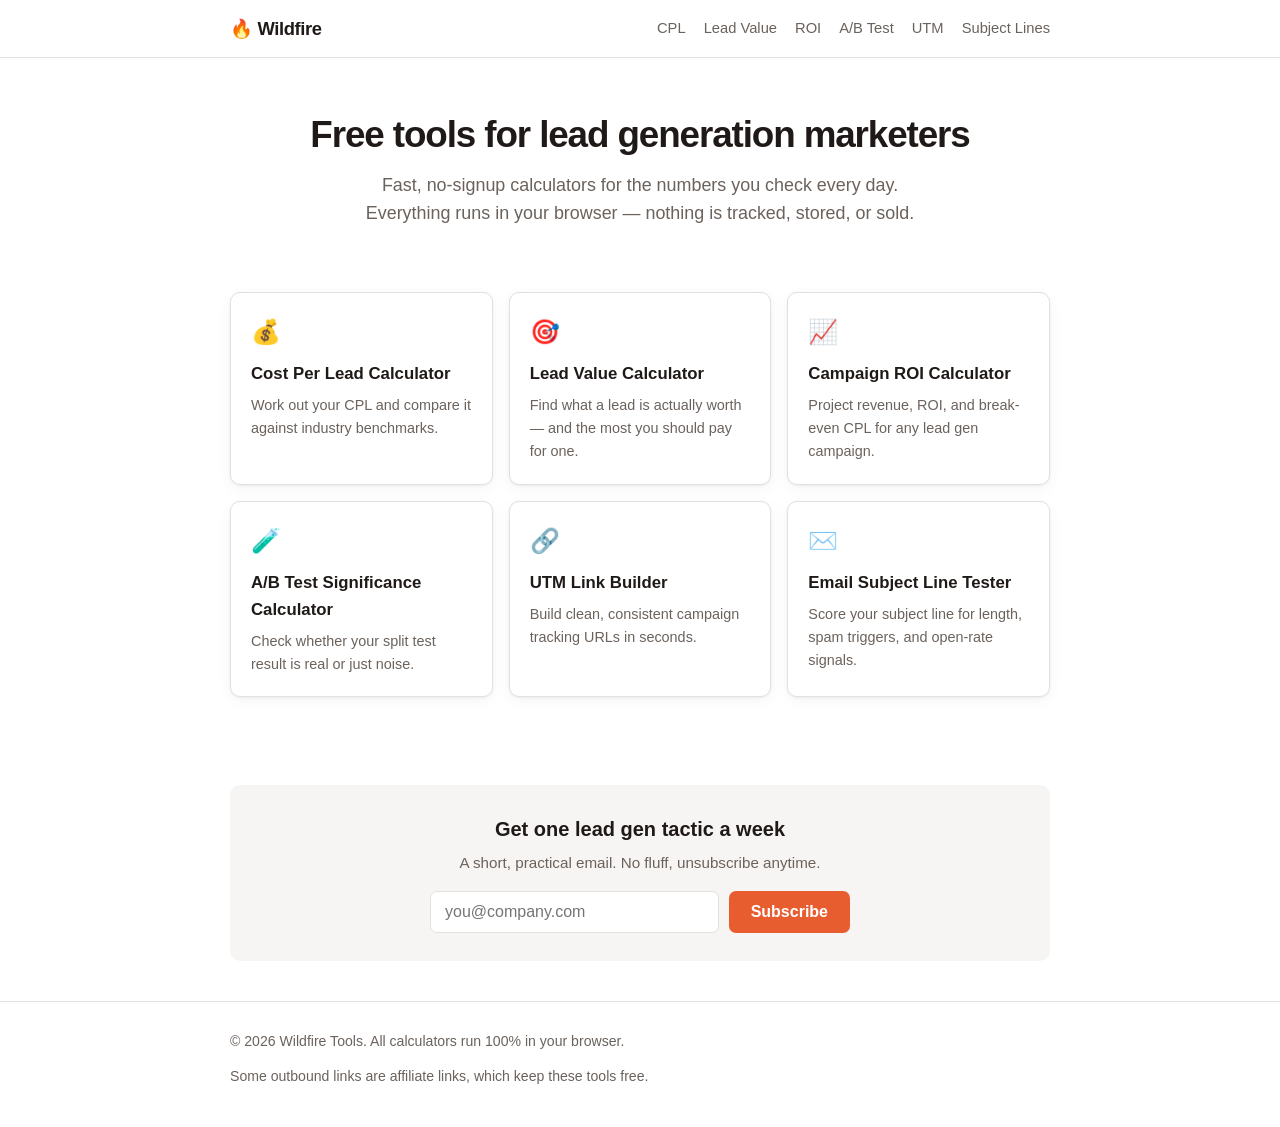
<file: index.html>
<!DOCTYPE html>
<html lang="en">
<head>
<meta charset="UTF-8">
<meta name="viewport" content="width=device-width, initial-scale=1.0">
<title>Wildfire — Free Lead Generation Calculators &amp; Marketing Tools</title>
<meta name="description" content="Free calculators and tools for lead generation marketers: cost per lead, lead value, campaign ROI, A/B test significance, UTM builder, and email subject line tester. No signup required.">
<link rel="canonical" href="https://bwarner88.github.io/wildfire/">
<meta property="og:title" content="Wildfire — Free Lead Generation Calculators & Marketing Tools">
<meta property="og:description" content="Free, no-signup calculators for lead gen marketers: CPL, lead value, ROI, A/B testing, UTM builder, subject line tester.">
<meta property="og:type" content="website">
<link rel="icon" href="data:image/svg+xml,<svg xmlns='http://www.w3.org/2000/svg' viewBox='0 0 100 100'><text y='.9em' font-size='90'>🔥</text></svg>">
<link rel="stylesheet" href="styles.css">
<script type="application/ld+json">
{
  "@context": "https://schema.org",
  "@type": "WebSite",
  "name": "Wildfire Tools",
  "url": "https://bwarner88.github.io/wildfire/",
  "description": "Free calculators and tools for lead generation marketers."
}
</script>
</head>
<body>

<nav class="nav">
  <div class="nav-inner">
    <a class="brand" href="index.html"><span class="flame">🔥</span> Wildfire</a>
    <div class="nav-links">
      <a href="tools/cpl-calculator.html">CPL</a>
      <a href="tools/lead-value-calculator.html">Lead Value</a>
      <a href="tools/roi-calculator.html">ROI</a>
      <a href="tools/ab-test-calculator.html">A/B Test</a>
      <a href="tools/utm-builder.html">UTM</a>
      <a href="tools/subject-line-tester.html">Subject Lines</a>
    </div>
  </div>
</nav>

<div class="wrap">
  <section class="hero">
    <h1>Free tools for lead generation marketers</h1>
    <p>Fast, no-signup calculators for the numbers you check every day. Everything runs in your browser — nothing is tracked, stored, or sold.</p>
  </section>

  <section class="tool-grid">
    <a class="tool-card" href="tools/cpl-calculator.html">
      <span class="emoji">💰</span>
      <h3>Cost Per Lead Calculator</h3>
      <p>Work out your CPL and compare it against industry benchmarks.</p>
    </a>
    <a class="tool-card" href="tools/lead-value-calculator.html">
      <span class="emoji">🎯</span>
      <h3>Lead Value Calculator</h3>
      <p>Find what a lead is actually worth — and the most you should pay for one.</p>
    </a>
    <a class="tool-card" href="tools/roi-calculator.html">
      <span class="emoji">📈</span>
      <h3>Campaign ROI Calculator</h3>
      <p>Project revenue, ROI, and break-even CPL for any lead gen campaign.</p>
    </a>
    <a class="tool-card" href="tools/ab-test-calculator.html">
      <span class="emoji">🧪</span>
      <h3>A/B Test Significance Calculator</h3>
      <p>Check whether your split test result is real or just noise.</p>
    </a>
    <a class="tool-card" href="tools/utm-builder.html">
      <span class="emoji">🔗</span>
      <h3>UTM Link Builder</h3>
      <p>Build clean, consistent campaign tracking URLs in seconds.</p>
    </a>
    <a class="tool-card" href="tools/subject-line-tester.html">
      <span class="emoji">✉️</span>
      <h3>Email Subject Line Tester</h3>
      <p>Score your subject line for length, spam triggers, and open-rate signals.</p>
    </a>
  </section>

  <section class="subscribe">
    <h2>Get one lead gen tactic a week</h2>
    <p>A short, practical email. No fluff, unsubscribe anytime.</p>
    <!-- TODO: point action at your Buttondown/ConvertKit form URL (see README) -->
    <form action="#" method="post" onsubmit="alert('Hook this form up to your email provider — see README.'); return false;">
      <input type="email" name="email" placeholder="you@company.com" required>
      <button class="btn" type="submit">Subscribe</button>
    </form>
  </section>
</div>

<footer>
  <div class="wrap">
    <span>© 2026 Wildfire Tools. All calculators run 100% in your browser.</span>
    <span>Some outbound links are affiliate links, which keep these tools free.</span>
  </div>
</footer>

</body>
</html>
</file>
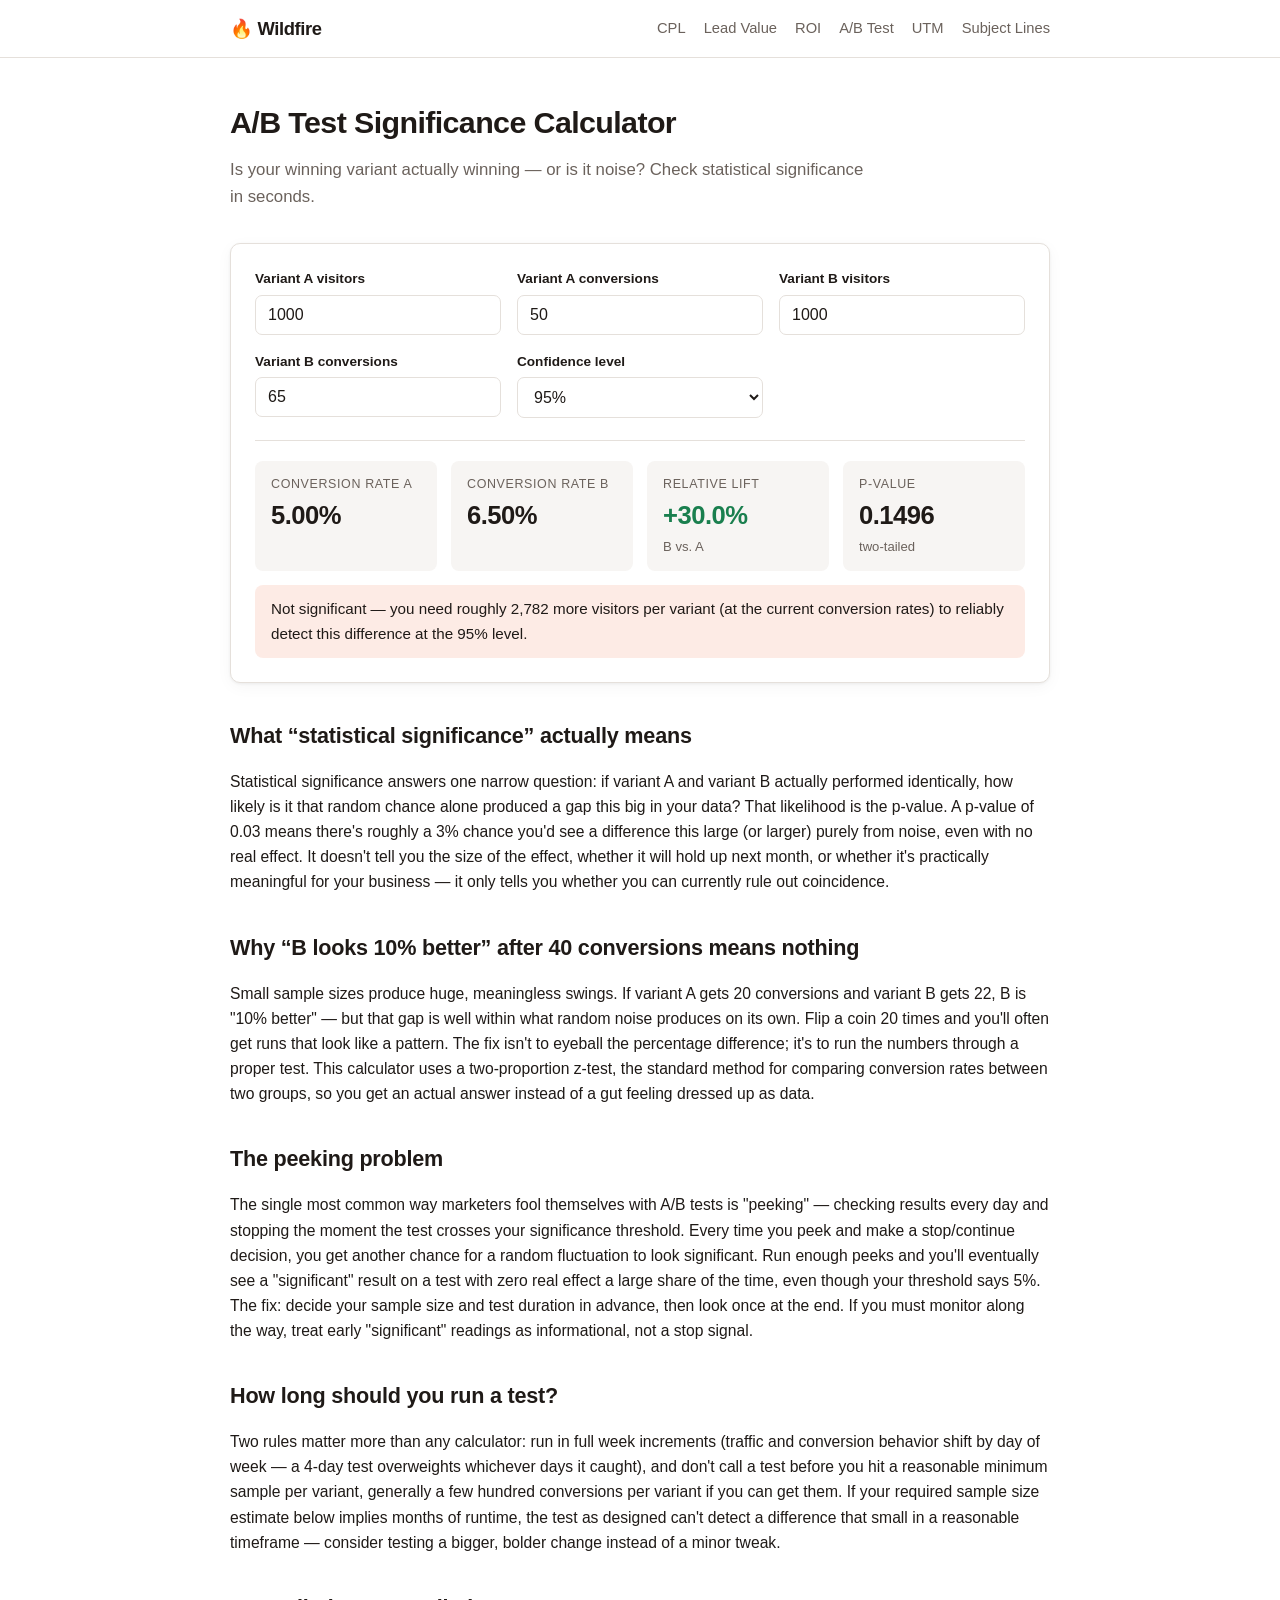
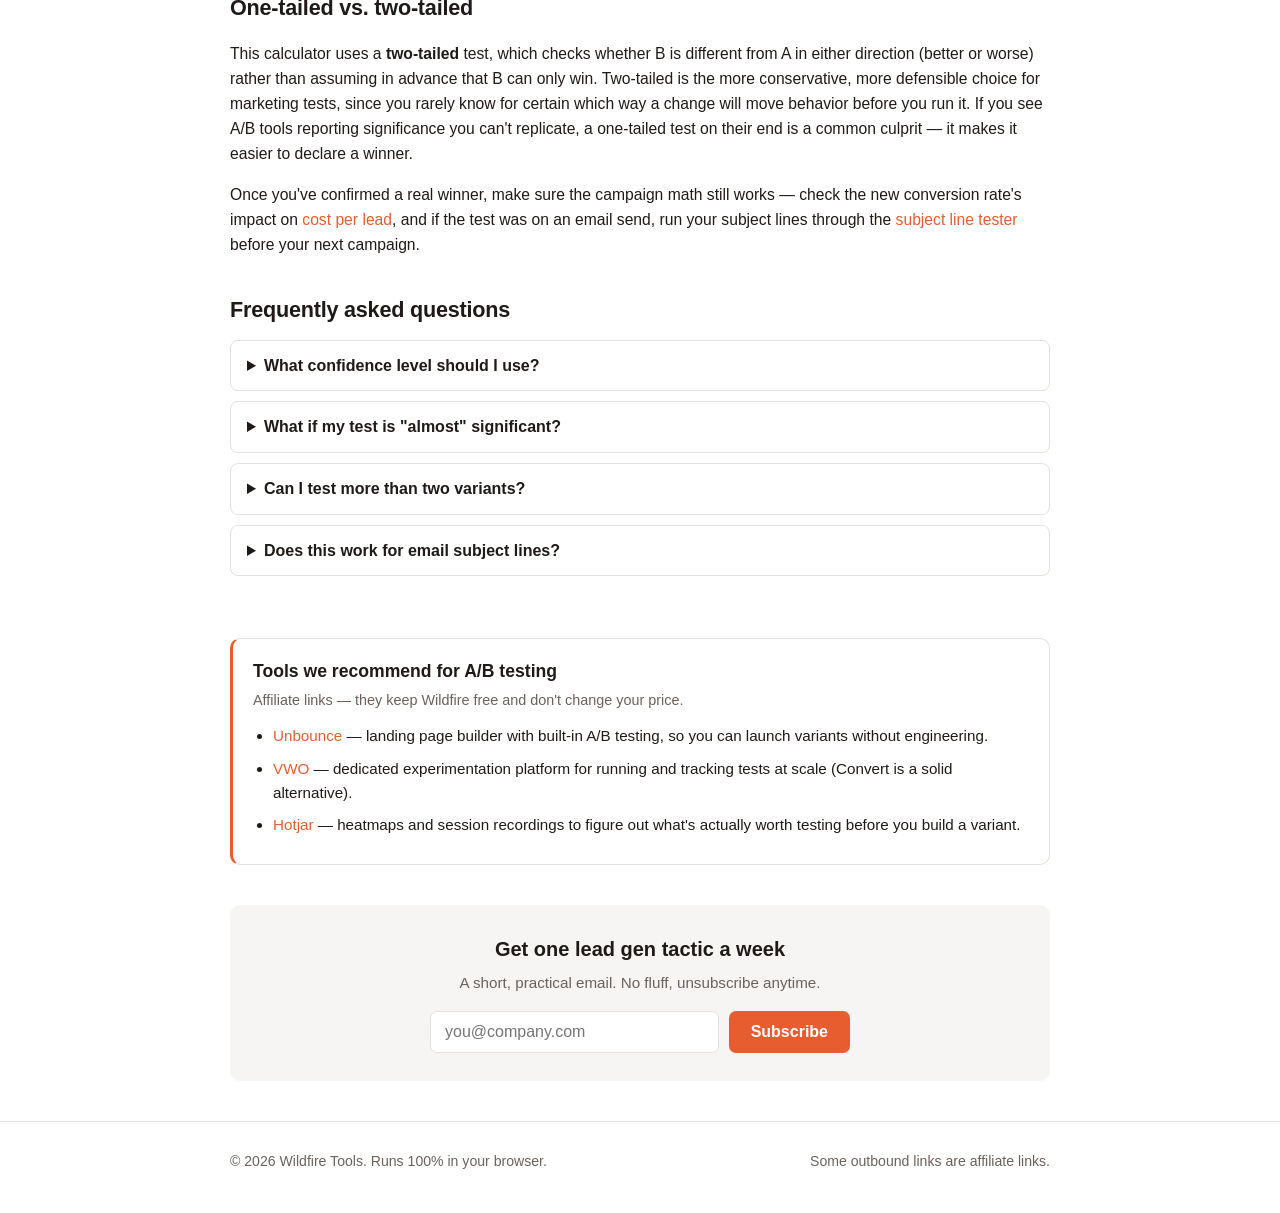
<file: tools/ab-test-calculator.html>
<!DOCTYPE html>
<html lang="en">
<head>
<meta charset="UTF-8">
<meta name="viewport" content="width=device-width, initial-scale=1.0">
<title>A/B Test Significance Calculator — Free Statistical Significance Tool</title>
<meta name="description" content="Free A/B test significance calculator. Enter visitors and conversions for two variants to get conversion rates, relative lift, p-value, and statistical significance. No signup.">
<link rel="canonical" href="https://bwarner88.github.io/wildfire/tools/ab-test-calculator.html">
<meta property="og:title" content="A/B Test Significance Calculator — Free Tool">
<meta property="og:description" content="Check whether your A/B test winner is real or just noise. Free two-proportion z-test calculator, no signup.">
<meta property="og:type" content="website">
<link rel="icon" href="data:image/svg+xml,<svg xmlns='http://www.w3.org/2000/svg' viewBox='0 0 100 100'><text y='.9em' font-size='90'>🔥</text></svg>">
<link rel="stylesheet" href="../styles.css">
<script type="application/ld+json">
{
  "@context": "https://schema.org",
  "@type": "WebApplication",
  "name": "A/B Test Significance Calculator",
  "url": "https://bwarner88.github.io/wildfire/tools/ab-test-calculator.html",
  "applicationCategory": "BusinessApplication",
  "operatingSystem": "Any",
  "offers": { "@type": "Offer", "price": "0", "priceCurrency": "USD" },
  "description": "Free calculator for A/B test statistical significance using a two-proportion z-test, with p-value and required sample size estimate."
}
</script>
</head>
<body>

<nav class="nav">
  <div class="nav-inner">
    <a class="brand" href="../index.html"><span class="flame">🔥</span> Wildfire</a>
    <div class="nav-links">
      <a href="cpl-calculator.html">CPL</a>
      <a href="lead-value-calculator.html">Lead Value</a>
      <a href="roi-calculator.html">ROI</a>
      <a href="ab-test-calculator.html">A/B Test</a>
      <a href="utm-builder.html">UTM</a>
      <a href="subject-line-tester.html">Subject Lines</a>
    </div>
  </div>
</nav>

<div class="wrap">
  <header class="tool-header">
    <h1>A/B Test Significance Calculator</h1>
    <p class="lede">Is your winning variant actually winning — or is it noise? Check statistical significance in seconds.</p>
  </header>

  <section class="calc">
    <div class="calc-grid">
      <div class="field">
        <label for="visitorsA">Variant A visitors</label>
        <input type="number" id="visitorsA" min="0" step="1" placeholder="1000" value="1000">
      </div>
      <div class="field">
        <label for="conversionsA">Variant A conversions</label>
        <input type="number" id="conversionsA" min="0" step="1" placeholder="50" value="50">
      </div>
      <div class="field">
        <label for="visitorsB">Variant B visitors</label>
        <input type="number" id="visitorsB" min="0" step="1" placeholder="1000" value="1000">
      </div>
      <div class="field">
        <label for="conversionsB">Variant B conversions</label>
        <input type="number" id="conversionsB" min="0" step="1" placeholder="65" value="65">
      </div>
      <div class="field">
        <label for="confidence">Confidence level</label>
        <select id="confidence">
          <option value="90">90%</option>
          <option value="95" selected>95%</option>
          <option value="99">99%</option>
        </select>
      </div>
    </div>

    <div class="results" id="results">
      <div class="result-row">
        <div class="stat">
          <div class="label">Conversion rate A</div>
          <div class="value" id="rateAValue">—</div>
        </div>
        <div class="stat">
          <div class="label">Conversion rate B</div>
          <div class="value" id="rateBValue">—</div>
        </div>
        <div class="stat">
          <div class="label">Relative lift</div>
          <div class="value" id="liftValue">—</div>
          <div class="sub" id="liftSub"></div>
        </div>
        <div class="stat">
          <div class="label">p-value</div>
          <div class="value" id="pValue">—</div>
          <div class="sub" id="pSub"></div>
        </div>
      </div>
      <div class="verdict" id="verdict" hidden></div>
    </div>
  </section>

  <article class="content">
    <h2>What “statistical significance” actually means</h2>
    <p>Statistical significance answers one narrow question: if variant A and variant B actually performed identically, how likely is it that random chance alone produced a gap this big in your data? That likelihood is the p-value. A p-value of 0.03 means there's roughly a 3% chance you'd see a difference this large (or larger) purely from noise, even with no real effect. It doesn't tell you the size of the effect, whether it will hold up next month, or whether it's practically meaningful for your business — it only tells you whether you can currently rule out coincidence.</p>

    <h2>Why “B looks 10% better” after 40 conversions means nothing</h2>
    <p>Small sample sizes produce huge, meaningless swings. If variant A gets 20 conversions and variant B gets 22, B is "10% better" — but that gap is well within what random noise produces on its own. Flip a coin 20 times and you'll often get runs that look like a pattern. The fix isn't to eyeball the percentage difference; it's to run the numbers through a proper test. This calculator uses a two-proportion z-test, the standard method for comparing conversion rates between two groups, so you get an actual answer instead of a gut feeling dressed up as data.</p>

    <h2>The peeking problem</h2>
    <p>The single most common way marketers fool themselves with A/B tests is "peeking" — checking results every day and stopping the moment the test crosses your significance threshold. Every time you peek and make a stop/continue decision, you get another chance for a random fluctuation to look significant. Run enough peeks and you'll eventually see a "significant" result on a test with zero real effect a large share of the time, even though your threshold says 5%. The fix: decide your sample size and test duration in advance, then look once at the end. If you must monitor along the way, treat early "significant" readings as informational, not a stop signal.</p>

    <h2>How long should you run a test?</h2>
    <p>Two rules matter more than any calculator: run in full week increments (traffic and conversion behavior shift by day of week — a 4-day test overweights whichever days it caught), and don't call a test before you hit a reasonable minimum sample per variant, generally a few hundred conversions per variant if you can get them. If your required sample size estimate below implies months of runtime, the test as designed can't detect a difference that small in a reasonable timeframe — consider testing a bigger, bolder change instead of a minor tweak.</p>

    <h2>One-tailed vs. two-tailed</h2>
    <p>This calculator uses a <strong>two-tailed</strong> test, which checks whether B is different from A in either direction (better or worse) rather than assuming in advance that B can only win. Two-tailed is the more conservative, more defensible choice for marketing tests, since you rarely know for certain which way a change will move behavior before you run it. If you see A/B tools reporting significance you can't replicate, a one-tailed test on their end is a common culprit — it makes it easier to declare a winner.</p>
    <p>Once you've confirmed a real winner, make sure the campaign math still works — check the new conversion rate's impact on <a href="cpl-calculator.html">cost per lead</a>, and if the test was on an email send, run your subject lines through the <a href="subject-line-tester.html">subject line tester</a> before your next campaign.</p>

    <h2>Frequently asked questions</h2>
    <details>
      <summary>What confidence level should I use?</summary>
      <p>95% is the standard default for marketing tests and what most tools use out of the box. Use 90% only for low-stakes decisions where acting on a false positive costs little. Reserve 99% for high-stakes, hard-to-reverse changes (like a full site redesign) where you want to be very sure before committing.</p>
    </details>
    <details>
      <summary>What if my test is "almost" significant?</summary>
      <p>A p-value of 0.06 is not "basically significant" — it's not significant. Resist the urge to round it off. Your options are to keep running the test to gather more data (this calculator estimates how much more), or to accept that the effect, if real, is too small to detect reliably with the traffic you have.</p>
    </details>
    <details>
      <summary>Can I test more than two variants?</summary>
      <p>Not with this calculator — it's built for a single A vs. B comparison. Testing three or more variants at once (A/B/C/D tests) requires correcting your significance threshold for the extra comparisons, or the false-positive rate creeps up with every variant you add. Run one calculator comparison per pair, or use dedicated multivariate testing software.</p>
    </details>
    <details>
      <summary>Does this work for email subject lines?</summary>
      <p>Yes — the same math applies to any two-option test with a binary outcome (opened vs. didn't, clicked vs. didn't). Enter your recipient counts as "visitors" and opens or clicks as "conversions." For help drafting the subject lines themselves, see the <a href="subject-line-tester.html">subject line tester</a>.</p>
    </details>
  </article>

  <aside class="rec-box">
    <h2>Tools we recommend for A/B testing</h2>
    <p>Affiliate links — they keep Wildfire free and don't change your price.</p>
    <ul>
      <!-- TODO: replace # with your affiliate links (see README monetization section) -->
      <li><a href="#" rel="sponsored nofollow">Unbounce</a> — landing page builder with built-in A/B testing, so you can launch variants without engineering.</li>
      <li><a href="#" rel="sponsored nofollow">VWO</a> — dedicated experimentation platform for running and tracking tests at scale (Convert is a solid alternative).</li>
      <li><a href="#" rel="sponsored nofollow">Hotjar</a> — heatmaps and session recordings to figure out what's actually worth testing before you build a variant.</li>
    </ul>
  </aside>

  <section class="subscribe">
    <h2>Get one lead gen tactic a week</h2>
    <p>A short, practical email. No fluff, unsubscribe anytime.</p>
    <!-- TODO: point action at your Buttondown/ConvertKit form URL (see README) -->
    <form action="#" method="post" onsubmit="alert('Hook this form up to your email provider — see README.'); return false;">
      <input type="email" name="email" placeholder="you@company.com" required>
      <button class="btn" type="submit">Subscribe</button>
    </form>
  </section>
</div>

<footer>
  <div class="wrap">
    <span>© 2026 <a href="../index.html">Wildfire Tools</a>. Runs 100% in your browser.</span>
    <span>Some outbound links are affiliate links.</span>
  </div>
</footer>

<script>
(function () {
  var $ = function (id) { return document.getElementById(id); };

  var Z_ALPHA2 = { '90': 1.645, '95': 1.96, '99': 2.576 };
  var Z_POWER80 = 0.8416;

  function normalCdf(z) {
    // Abramowitz & Stegun 7.1.26 erf approximation
    var t = 1 / (1 + 0.3275911 * Math.abs(z) / Math.SQRT2);
    var x = Math.abs(z) / Math.SQRT2;
    var erf = 1 - (((((1.061405429 * t - 1.453152027) * t) + 1.421413741) * t - 0.284496736) * t + 0.254829592) * t * Math.exp(-x * x);
    var cdf = 0.5 * (1 + erf);
    return z >= 0 ? cdf : 1 - cdf;
  }

  function fmtPct(n, digits) {
    if (!isFinite(n)) return '—';
    return n.toFixed(digits) + '%';
  }

  function reset(msg) {
    $('rateAValue').textContent = '—';
    $('rateBValue').textContent = '—';
    var liftEl = $('liftValue');
    liftEl.textContent = '—';
    liftEl.className = 'value';
    $('liftSub').textContent = '';
    $('pValue').textContent = '—';
    $('pSub').textContent = '';
    var v = $('verdict');
    if (msg) {
      v.hidden = false;
      v.textContent = msg;
    } else {
      v.hidden = true;
    }
  }

  function calc() {
    var nA = parseFloat($('visitorsA').value);
    var cA = parseFloat($('conversionsA').value);
    var nB = parseFloat($('visitorsB').value);
    var cB = parseFloat($('conversionsB').value);
    var confidence = $('confidence').value;
    var zAlpha2 = Z_ALPHA2[confidence] || Z_ALPHA2['95'];

    if (!(nA > 0) || !(nB > 0) || isNaN(cA) || isNaN(cB) || cA < 0 || cB < 0) {
      reset('Enter visitor and conversion counts for both variants.');
      return;
    }
    if (cA > nA || cB > nB) {
      reset('Conversions can\'t exceed visitors — check your numbers.');
      return;
    }

    var p1 = cA / nA;
    var p2 = cB / nB;
    var pPool = (cA + cB) / (nA + nB);
    var se = Math.sqrt(pPool * (1 - pPool) * (1 / nA + 1 / nB));

    $('rateAValue').textContent = fmtPct(p1 * 100, 2);
    $('rateBValue').textContent = fmtPct(p2 * 100, 2);

    if (se === 0) {
      var liftEl0 = $('liftValue');
      liftEl0.textContent = '—';
      liftEl0.className = 'value';
      $('liftSub').textContent = '';
      $('pValue').textContent = '—';
      $('pSub').textContent = '';
      var v0 = $('verdict');
      v0.hidden = false;
      v0.textContent = 'Not enough variation in the data to run a test (conversion rate is 0% or 100% on both variants).';
      return;
    }

    var z = (p2 - p1) / se;
    var pValue = 2 * (1 - normalCdf(Math.abs(z)));

    // Relative lift of B vs A
    var liftEl = $('liftValue');
    liftEl.className = 'value';
    if (p1 === 0) {
      liftEl.textContent = '—';
      $('liftSub').textContent = 'variant A has no conversions yet';
    } else {
      var lift = ((p2 - p1) / p1) * 100;
      var sign = lift >= 0 ? '+' : '';
      liftEl.textContent = sign + lift.toFixed(1) + '%';
      liftEl.classList.add(lift >= 0 ? 'good' : 'bad');
      $('liftSub').textContent = 'B vs. A';
    }

    $('pValue').textContent = pValue < 0.0001 ? '< 0.0001' : pValue.toFixed(4);
    $('pSub').textContent = 'two-tailed';

    var alpha = { '90': 0.10, '95': 0.05, '99': 0.01 }[confidence] || 0.05;
    var significant = pValue < alpha;

    var v = $('verdict');
    v.hidden = false;

    if (significant) {
      if (p2 > p1) {
        v.textContent = 'Significant at the ' + confidence + '% level — you can be confident B beats A.';
      } else if (p2 < p1) {
        v.textContent = 'Significant at the ' + confidence + '% level — you can be confident A beats B.';
      } else {
        v.textContent = 'Significant at the ' + confidence + '% level, but the observed rates are identical — check your inputs.';
      }
      return;
    }

    // Not significant — estimate required sample size per variant.
    var diff = p2 - p1;
    if (diff === 0) {
      v.textContent = 'Not significant — the two variants show identical conversion rates so far. Keep collecting data or test a bigger change.';
      return;
    }

    var pBar = pPool;
    var requiredN = 2 * Math.pow(zAlpha2 + Z_POWER80, 2) * pBar * (1 - pBar) / Math.pow(diff, 2);
    var avgCurrentN = (nA + nB) / 2;
    var additional = Math.ceil(requiredN - avgCurrentN);

    if (isFinite(requiredN) && additional > 0) {
      v.textContent = 'Not significant — you need roughly ' + additional.toLocaleString() + ' more visitors per variant (at the current conversion rates) to reliably detect this difference at the ' + confidence + '% level.';
    } else {
      v.textContent = 'Not significant — the observed difference is small relative to your sample. Consider running longer or testing a bigger change; a small true effect may never be worth chasing.';
    }
  }

  ['visitorsA', 'conversionsA', 'visitorsB', 'conversionsB', 'confidence'].forEach(function (id) {
    $(id).addEventListener('input', calc);
    $(id).addEventListener('change', calc);
  });
  calc();
})();
</script>

</body>
</html>
</file>
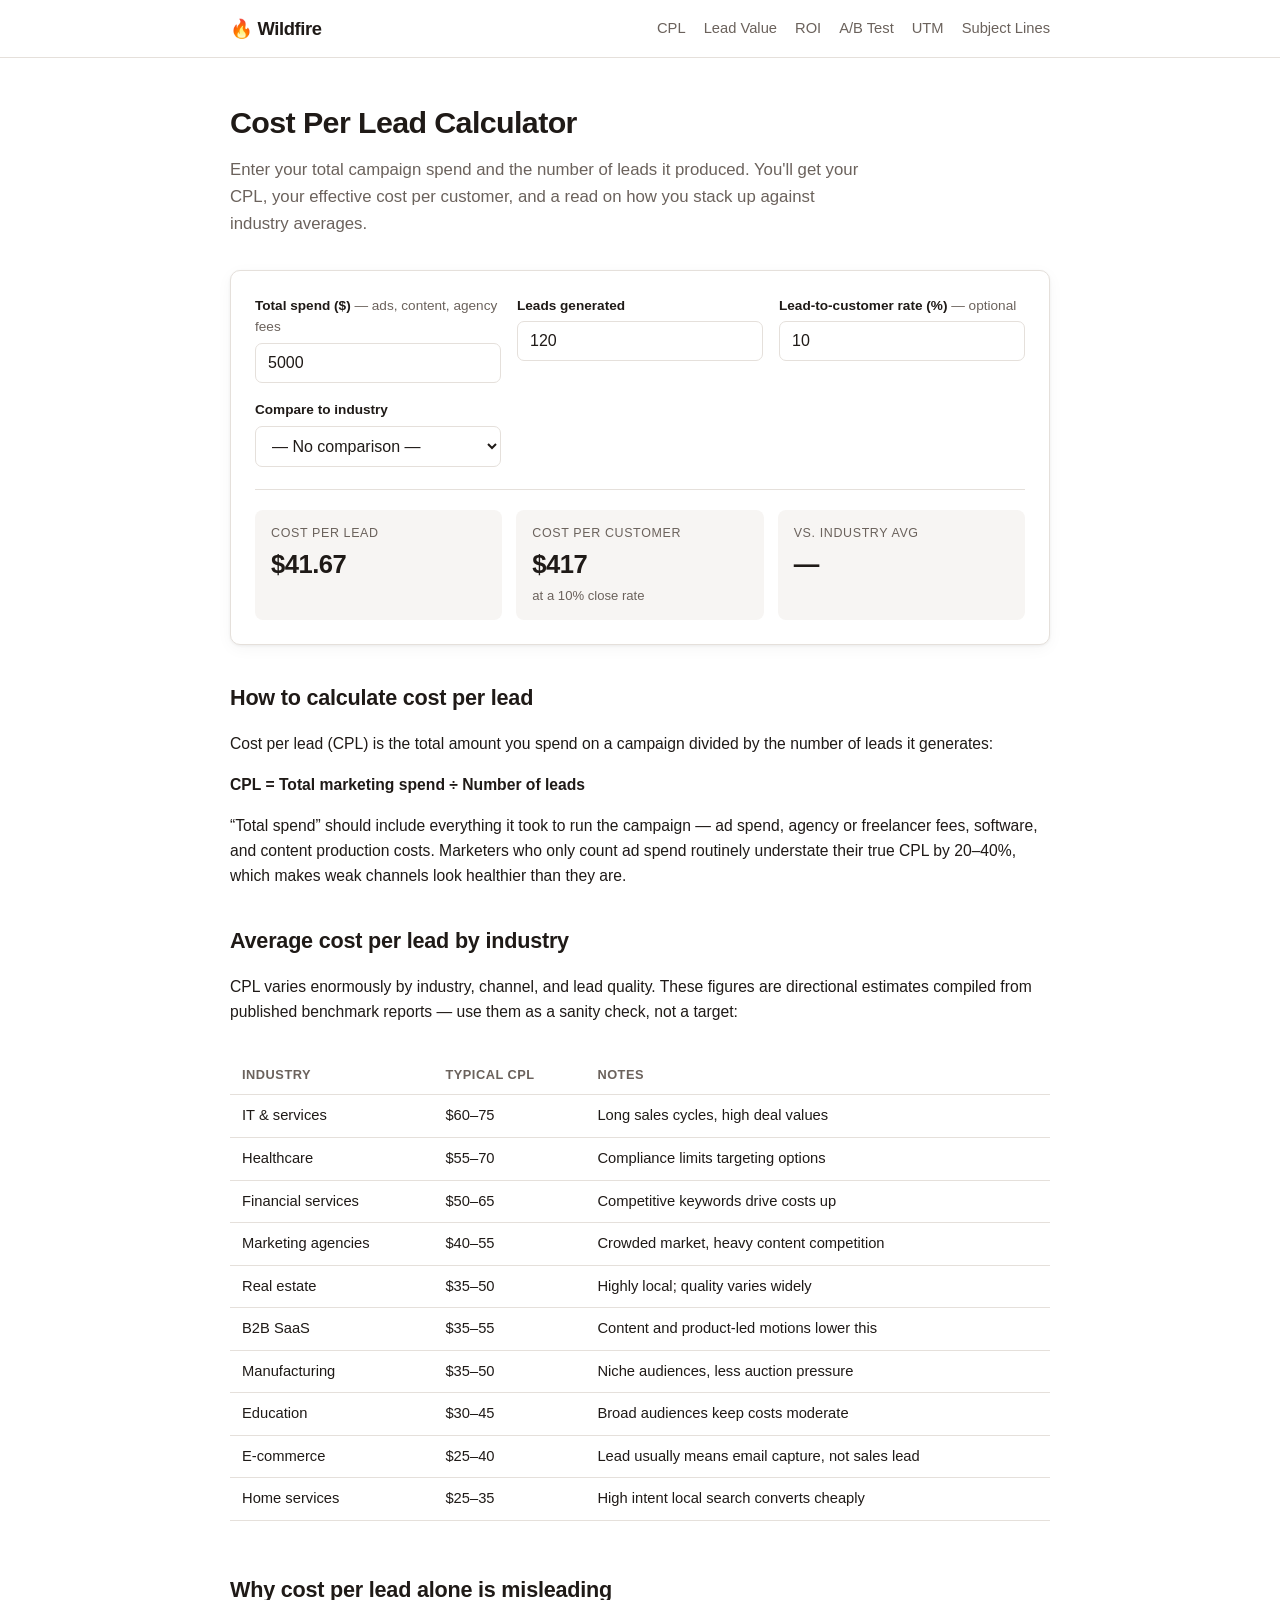
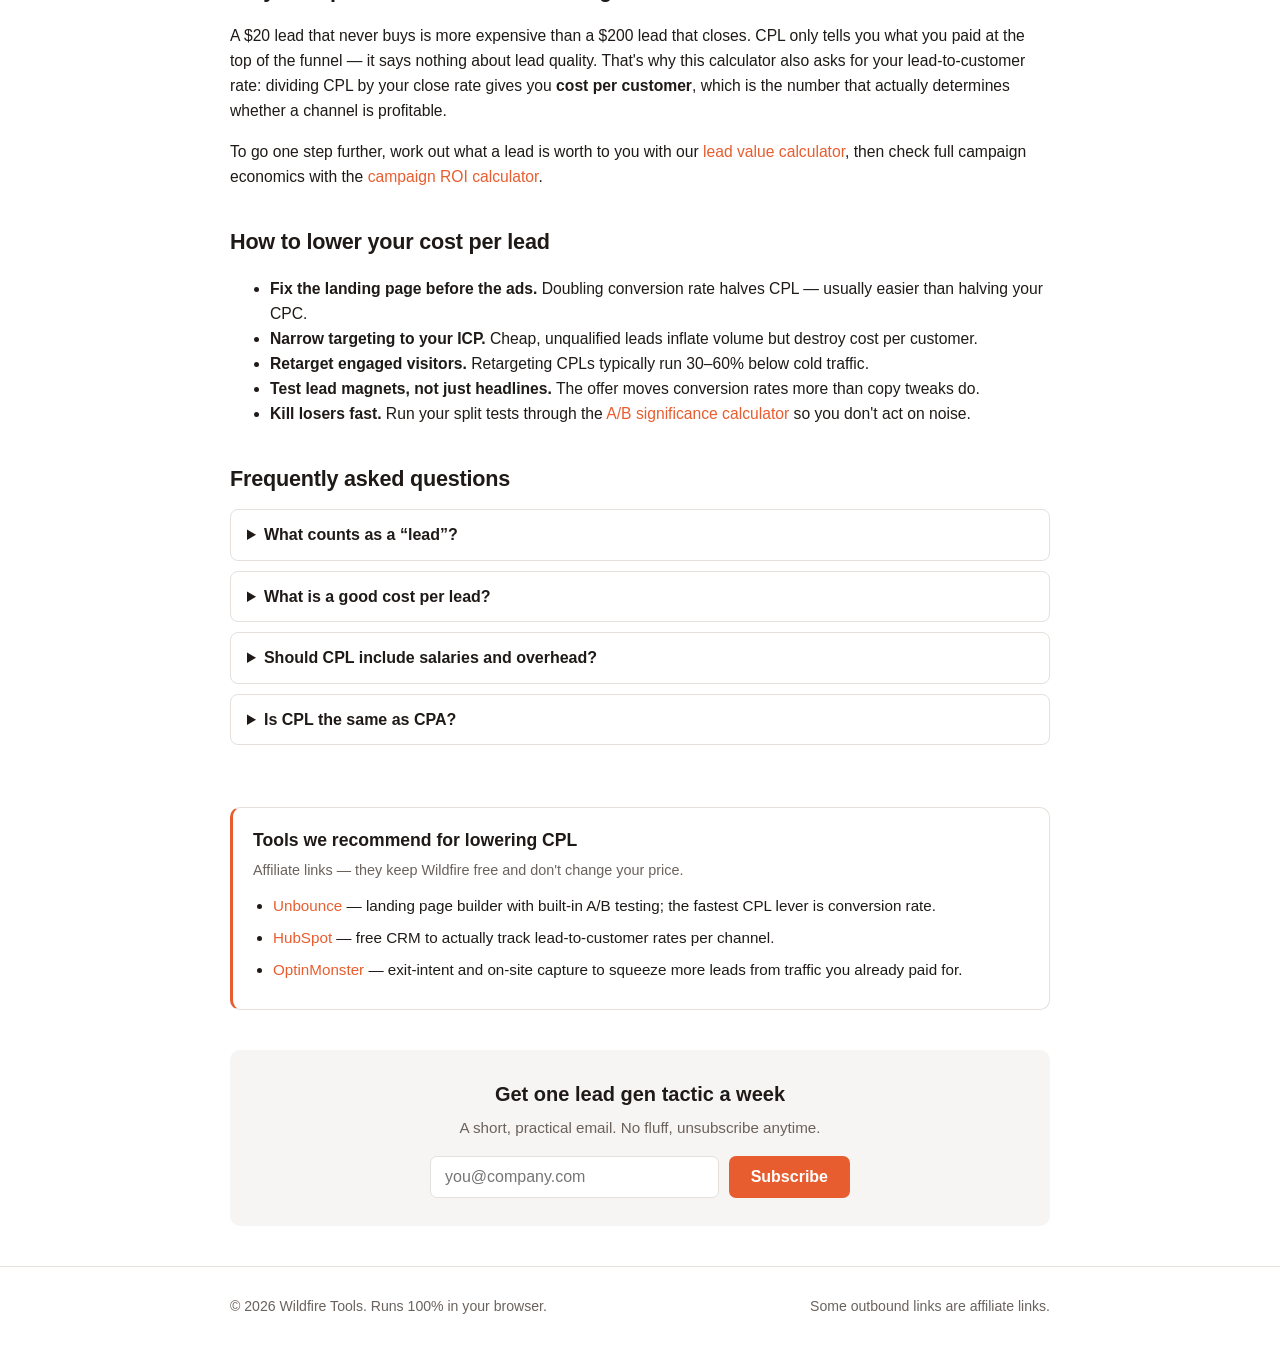
<file: tools/cpl-calculator.html>
<!DOCTYPE html>
<html lang="en">
<head>
<meta charset="UTF-8">
<meta name="viewport" content="width=device-width, initial-scale=1.0">
<title>Cost Per Lead Calculator — Free CPL Calculator with Industry Benchmarks</title>
<meta name="description" content="Free cost per lead (CPL) calculator. Enter your ad spend and lead count to get your CPL, cost per customer, and how you compare to industry benchmarks. No signup.">
<link rel="canonical" href="https://bwarner88.github.io/wildfire/tools/cpl-calculator.html">
<meta property="og:title" content="Cost Per Lead Calculator — Free CPL Calculator">
<meta property="og:description" content="Calculate your cost per lead and compare against industry benchmarks. Free, no signup.">
<meta property="og:type" content="website">
<link rel="icon" href="data:image/svg+xml,<svg xmlns='http://www.w3.org/2000/svg' viewBox='0 0 100 100'><text y='.9em' font-size='90'>🔥</text></svg>">
<link rel="stylesheet" href="../styles.css">
<script type="application/ld+json">
{
  "@context": "https://schema.org",
  "@type": "WebApplication",
  "name": "Cost Per Lead Calculator",
  "url": "https://bwarner88.github.io/wildfire/tools/cpl-calculator.html",
  "applicationCategory": "BusinessApplication",
  "operatingSystem": "Any",
  "offers": { "@type": "Offer", "price": "0", "priceCurrency": "USD" },
  "description": "Free calculator for cost per lead (CPL) and cost per customer, with industry benchmark comparison."
}
</script>
</head>
<body>

<nav class="nav">
  <div class="nav-inner">
    <a class="brand" href="../index.html"><span class="flame">🔥</span> Wildfire</a>
    <div class="nav-links">
      <a href="cpl-calculator.html">CPL</a>
      <a href="lead-value-calculator.html">Lead Value</a>
      <a href="roi-calculator.html">ROI</a>
      <a href="ab-test-calculator.html">A/B Test</a>
      <a href="utm-builder.html">UTM</a>
      <a href="subject-line-tester.html">Subject Lines</a>
    </div>
  </div>
</nav>

<div class="wrap">
  <header class="tool-header">
    <h1>Cost Per Lead Calculator</h1>
    <p class="lede">Enter your total campaign spend and the number of leads it produced. You'll get your CPL, your effective cost per customer, and a read on how you stack up against industry averages.</p>
  </header>

  <section class="calc">
    <div class="calc-grid">
      <div class="field">
        <label for="spend">Total spend ($) <span class="hint">— ads, content, agency fees</span></label>
        <input type="number" id="spend" min="0" step="any" placeholder="5000" value="5000">
      </div>
      <div class="field">
        <label for="leads">Leads generated</label>
        <input type="number" id="leads" min="0" step="1" placeholder="120" value="120">
      </div>
      <div class="field">
        <label for="closeRate">Lead-to-customer rate (%) <span class="hint">— optional</span></label>
        <input type="number" id="closeRate" min="0" max="100" step="any" placeholder="10" value="10">
      </div>
      <div class="field">
        <label for="industry">Compare to industry</label>
        <select id="industry">
          <option value="0">— No comparison —</option>
          <option value="43">B2B SaaS (~$43)</option>
          <option value="58">Financial services (~$58)</option>
          <option value="62">Healthcare (~$62)</option>
          <option value="37">Education (~$37)</option>
          <option value="44">Real estate (~$44)</option>
          <option value="33">E-commerce (~$33)</option>
          <option value="66">IT &amp; services (~$66)</option>
          <option value="41">Manufacturing (~$41)</option>
          <option value="49">Marketing agencies (~$49)</option>
          <option value="30">Home services (~$30)</option>
        </select>
      </div>
    </div>

    <div class="results" id="results">
      <div class="result-row">
        <div class="stat">
          <div class="label">Cost per lead</div>
          <div class="value" id="cplValue">—</div>
        </div>
        <div class="stat">
          <div class="label">Cost per customer</div>
          <div class="value" id="cpcValue">—</div>
          <div class="sub" id="cpcSub"></div>
        </div>
        <div class="stat">
          <div class="label">vs. industry avg</div>
          <div class="value" id="benchValue">—</div>
          <div class="sub" id="benchSub"></div>
        </div>
      </div>
      <div class="verdict" id="verdict" hidden></div>
    </div>
  </section>

  <article class="content">
    <h2>How to calculate cost per lead</h2>
    <p>Cost per lead (CPL) is the total amount you spend on a campaign divided by the number of leads it generates:</p>
    <p><strong>CPL = Total marketing spend ÷ Number of leads</strong></p>
    <p>“Total spend” should include everything it took to run the campaign — ad spend, agency or freelancer fees, software, and content production costs. Marketers who only count ad spend routinely understate their true CPL by 20–40%, which makes weak channels look healthier than they are.</p>

    <h2>Average cost per lead by industry</h2>
    <p>CPL varies enormously by industry, channel, and lead quality. These figures are directional estimates compiled from published benchmark reports — use them as a sanity check, not a target:</p>
    <div class="table-scroll">
      <table>
        <thead><tr><th>Industry</th><th>Typical CPL</th><th>Notes</th></tr></thead>
        <tbody>
          <tr><td>IT &amp; services</td><td>$60–75</td><td>Long sales cycles, high deal values</td></tr>
          <tr><td>Healthcare</td><td>$55–70</td><td>Compliance limits targeting options</td></tr>
          <tr><td>Financial services</td><td>$50–65</td><td>Competitive keywords drive costs up</td></tr>
          <tr><td>Marketing agencies</td><td>$40–55</td><td>Crowded market, heavy content competition</td></tr>
          <tr><td>Real estate</td><td>$35–50</td><td>Highly local; quality varies widely</td></tr>
          <tr><td>B2B SaaS</td><td>$35–55</td><td>Content and product-led motions lower this</td></tr>
          <tr><td>Manufacturing</td><td>$35–50</td><td>Niche audiences, less auction pressure</td></tr>
          <tr><td>Education</td><td>$30–45</td><td>Broad audiences keep costs moderate</td></tr>
          <tr><td>E-commerce</td><td>$25–40</td><td>Lead usually means email capture, not sales lead</td></tr>
          <tr><td>Home services</td><td>$25–35</td><td>High intent local search converts cheaply</td></tr>
        </tbody>
      </table>
    </div>

    <h2>Why cost per lead alone is misleading</h2>
    <p>A $20 lead that never buys is more expensive than a $200 lead that closes. CPL only tells you what you paid at the top of the funnel — it says nothing about lead quality. That's why this calculator also asks for your lead-to-customer rate: dividing CPL by your close rate gives you <strong>cost per customer</strong>, which is the number that actually determines whether a channel is profitable.</p>
    <p>To go one step further, work out what a lead is worth to you with our <a href="lead-value-calculator.html">lead value calculator</a>, then check full campaign economics with the <a href="roi-calculator.html">campaign ROI calculator</a>.</p>

    <h2>How to lower your cost per lead</h2>
    <ul>
      <li><strong>Fix the landing page before the ads.</strong> Doubling conversion rate halves CPL — usually easier than halving your CPC.</li>
      <li><strong>Narrow targeting to your ICP.</strong> Cheap, unqualified leads inflate volume but destroy cost per customer.</li>
      <li><strong>Retarget engaged visitors.</strong> Retargeting CPLs typically run 30–60% below cold traffic.</li>
      <li><strong>Test lead magnets, not just headlines.</strong> The offer moves conversion rates more than copy tweaks do.</li>
      <li><strong>Kill losers fast.</strong> Run your split tests through the <a href="ab-test-calculator.html">A/B significance calculator</a> so you don't act on noise.</li>
    </ul>

    <h2>Frequently asked questions</h2>
    <details>
      <summary>What counts as a “lead”?</summary>
      <p>Anyone who gave you contact information plus permission to follow up — a form fill, a demo request, a gated download. Be consistent: if you count newsletter signups this month and demo requests next month, your CPL trend is meaningless.</p>
    </details>
    <details>
      <summary>What is a good cost per lead?</summary>
      <p>One that's comfortably below your lead value. As a rule of thumb, if a lead is worth $150 to you (deal value × close rate), a CPL under $50 leaves healthy margin for sales costs. Industry averages are a sanity check, not a goal — a “high” CPL with a high close rate can beat a “low” CPL with junk leads.</p>
    </details>
    <details>
      <summary>Should CPL include salaries and overhead?</summary>
      <p>For channel-to-channel comparisons, no — use direct campaign costs so the comparison is fair. For budget planning and reporting to finance, use fully loaded costs including the people running the campaigns.</p>
    </details>
    <details>
      <summary>Is CPL the same as CPA?</summary>
      <p>No. CPL measures cost per lead (a prospect), while CPA (cost per acquisition) usually measures cost per paying customer. CPA = CPL ÷ lead-to-customer rate, which is the “cost per customer” figure this calculator shows.</p>
    </details>
  </article>

  <aside class="rec-box">
    <h2>Tools we recommend for lowering CPL</h2>
    <p>Affiliate links — they keep Wildfire free and don't change your price.</p>
    <ul>
      <!-- TODO: replace # with your affiliate links (see README monetization section) -->
      <li><a href="#" rel="sponsored nofollow">Unbounce</a> — landing page builder with built-in A/B testing; the fastest CPL lever is conversion rate.</li>
      <li><a href="#" rel="sponsored nofollow">HubSpot</a> — free CRM to actually track lead-to-customer rates per channel.</li>
      <li><a href="#" rel="sponsored nofollow">OptinMonster</a> — exit-intent and on-site capture to squeeze more leads from traffic you already paid for.</li>
    </ul>
  </aside>

  <section class="subscribe">
    <h2>Get one lead gen tactic a week</h2>
    <p>A short, practical email. No fluff, unsubscribe anytime.</p>
    <!-- TODO: point action at your Buttondown/ConvertKit form URL (see README) -->
    <form action="#" method="post" onsubmit="alert('Hook this form up to your email provider — see README.'); return false;">
      <input type="email" name="email" placeholder="you@company.com" required>
      <button class="btn" type="submit">Subscribe</button>
    </form>
  </section>
</div>

<footer>
  <div class="wrap">
    <span>© 2026 <a href="../index.html">Wildfire Tools</a>. Runs 100% in your browser.</span>
    <span>Some outbound links are affiliate links.</span>
  </div>
</footer>

<script>
(function () {
  var $ = function (id) { return document.getElementById(id); };
  var fmt = function (n) {
    if (!isFinite(n)) return '—';
    return '$' + n.toLocaleString(undefined, { minimumFractionDigits: n < 100 ? 2 : 0, maximumFractionDigits: n < 100 ? 2 : 0 });
  };

  function calc() {
    var spend = parseFloat($('spend').value);
    var leads = parseFloat($('leads').value);
    var closeRate = parseFloat($('closeRate').value);
    var bench = parseFloat($('industry').value);

    if (!(spend > 0) || !(leads > 0)) {
      $('cplValue').textContent = '—';
      $('cpcValue').textContent = '—';
      $('benchValue').textContent = '—';
      $('cpcSub').textContent = '';
      $('benchSub').textContent = '';
      $('verdict').hidden = true;
      return;
    }

    var cpl = spend / leads;
    $('cplValue').textContent = fmt(cpl);

    if (closeRate > 0) {
      var cpc = cpl / (closeRate / 100);
      $('cpcValue').textContent = fmt(cpc);
      $('cpcSub').textContent = 'at a ' + closeRate + '% close rate';
    } else {
      $('cpcValue').textContent = '—';
      $('cpcSub').textContent = 'enter a close rate';
    }

    var benchEl = $('benchValue');
    benchEl.className = 'value';
    if (bench > 0) {
      var diff = ((cpl - bench) / bench) * 100;
      var sign = diff >= 0 ? '+' : '';
      benchEl.textContent = sign + diff.toFixed(0) + '%';
      benchEl.classList.add(diff <= 0 ? 'good' : 'bad');
      $('benchSub').textContent = 'benchmark ~' + fmt(bench);
      var v = $('verdict');
      v.hidden = false;
      if (diff <= -15) {
        v.textContent = 'Your CPL is well below the industry benchmark. Before scaling spend, confirm lead quality holds — check cost per customer, not just CPL.';
      } else if (diff <= 15) {
        v.textContent = 'Your CPL is roughly in line with the industry benchmark. The biggest gains from here usually come from landing page conversion rate, not cheaper clicks.';
      } else {
        v.textContent = 'Your CPL is above the industry benchmark. Audit targeting and landing page conversion first — those two levers account for most CPL bloat.';
      }
    } else {
      benchEl.textContent = '—';
      $('benchSub').textContent = '';
      $('verdict').hidden = true;
    }
  }

  ['spend', 'leads', 'closeRate', 'industry'].forEach(function (id) {
    $(id).addEventListener('input', calc);
  });
  calc();
})();
</script>

</body>
</html>
</file>
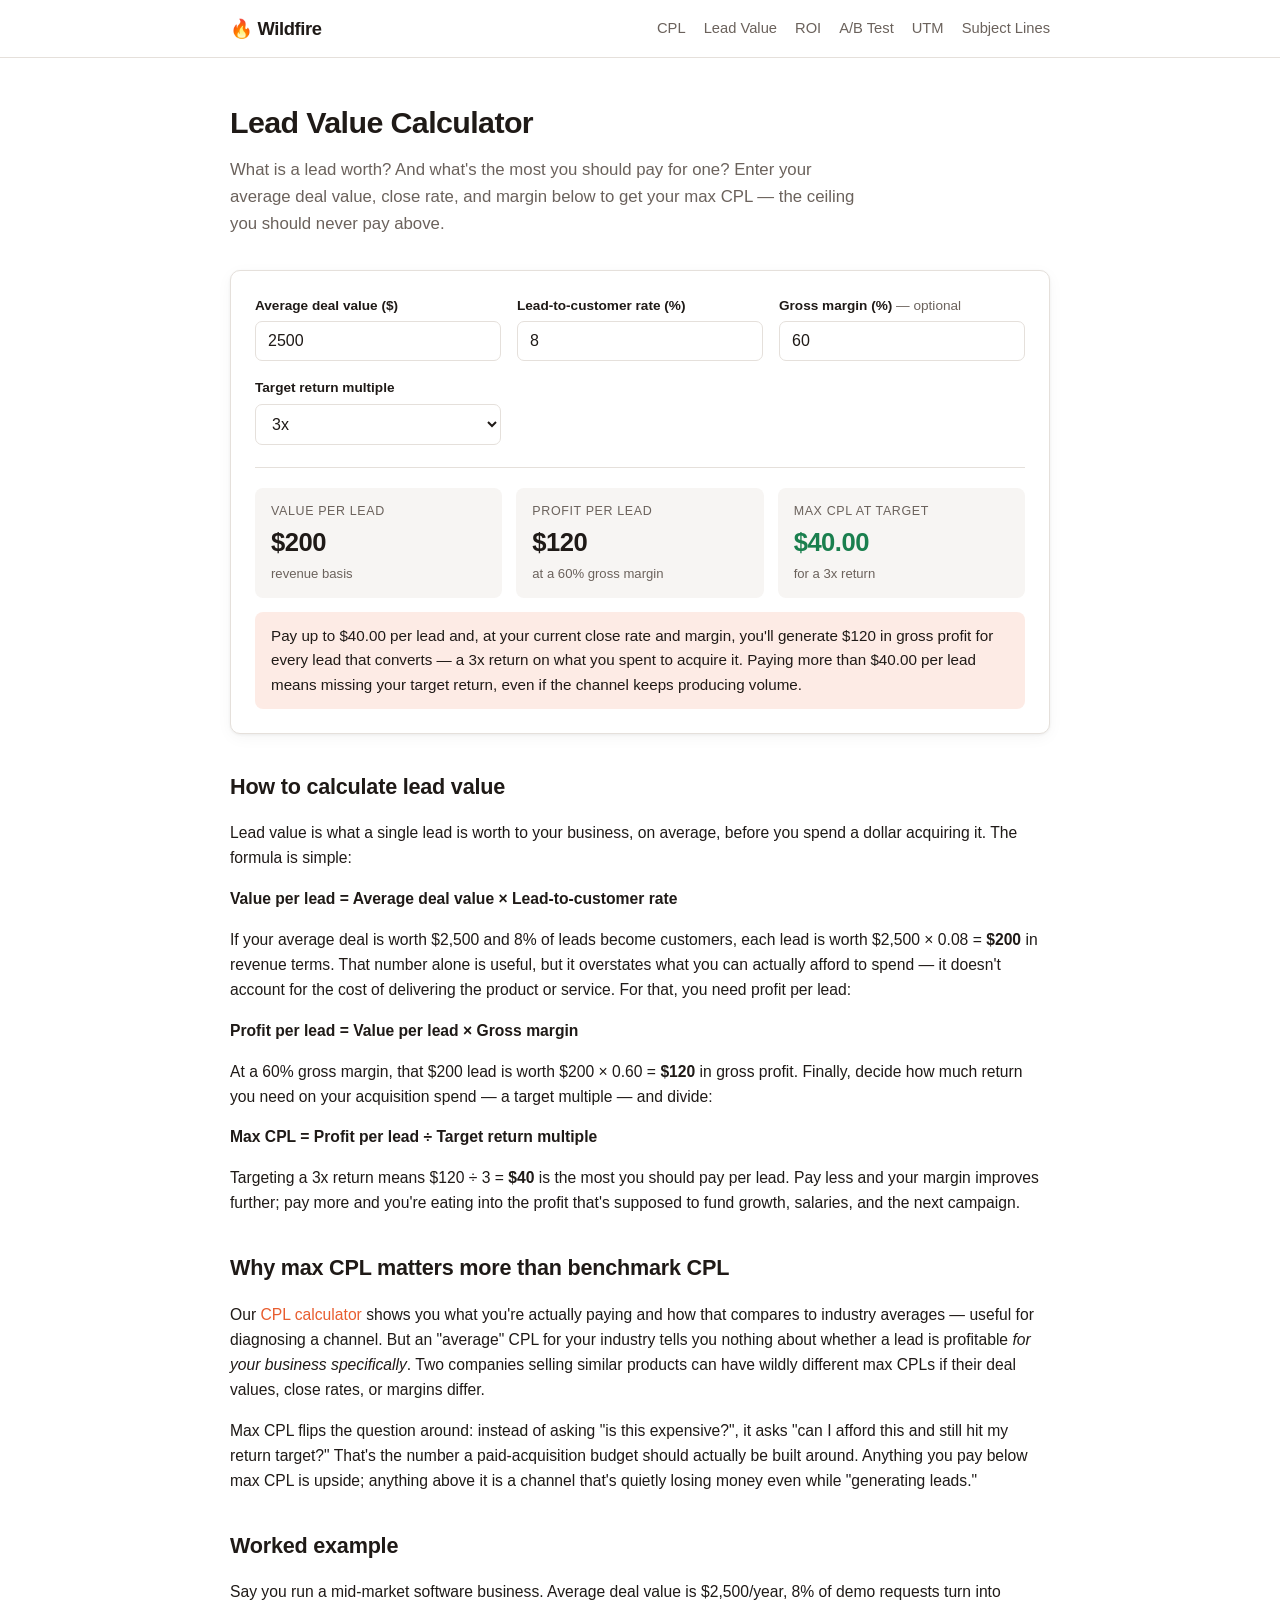
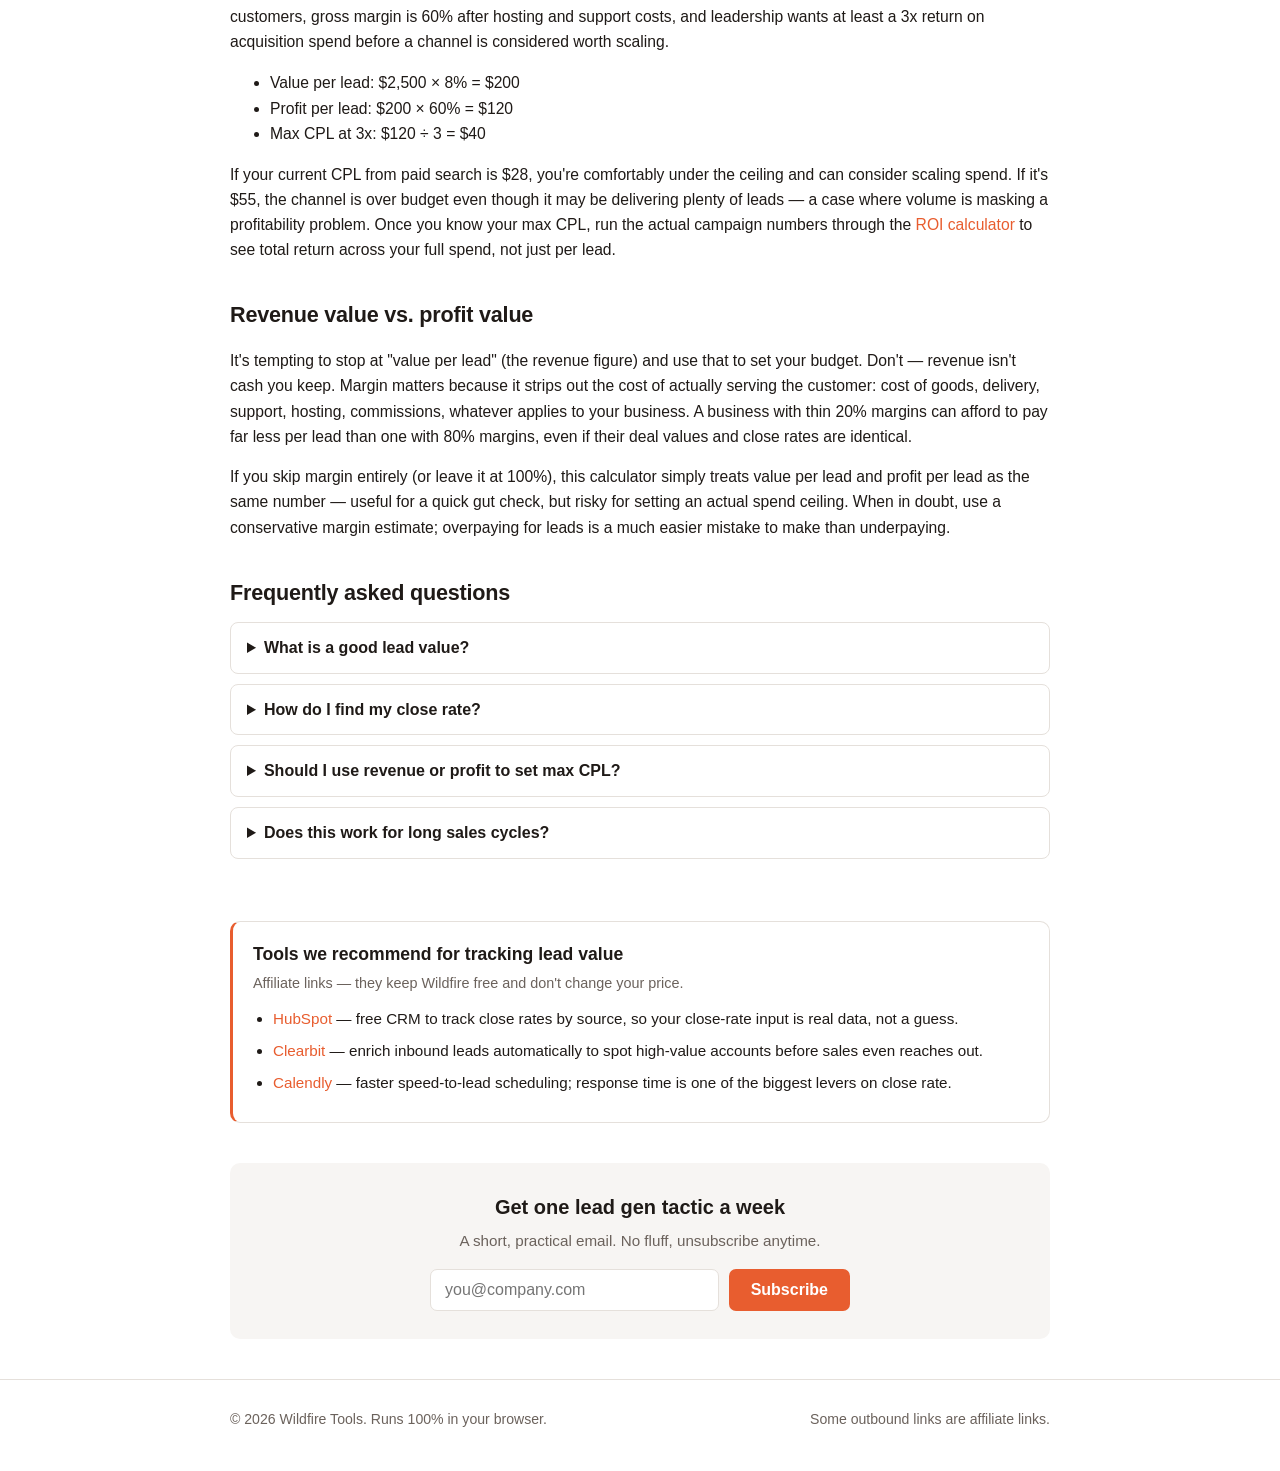
<file: tools/lead-value-calculator.html>
<!DOCTYPE html>
<html lang="en">
<head>
<meta charset="UTF-8">
<meta name="viewport" content="width=device-width, initial-scale=1.0">
<title>Lead Value Calculator — What's a Lead Worth &amp; Max CPL to Pay</title>
<meta name="description" content="Free lead value calculator. Enter your deal value, close rate, and margin to find out what a lead is worth and the most you should pay for one (max CPL). No signup.">
<link rel="canonical" href="https://bwarner88.github.io/wildfire/tools/lead-value-calculator.html">
<meta property="og:title" content="Lead Value Calculator — What's a Lead Worth?">
<meta property="og:description" content="Calculate what a lead is worth and the maximum you should pay per lead to hit your target return. Free, no signup.">
<meta property="og:type" content="website">
<link rel="icon" href="data:image/svg+xml,<svg xmlns='http://www.w3.org/2000/svg' viewBox='0 0 100 100'><text y='.9em' font-size='90'>🔥</text></svg>">
<link rel="stylesheet" href="../styles.css">
<script type="application/ld+json">
{
  "@context": "https://schema.org",
  "@type": "WebApplication",
  "name": "Lead Value Calculator",
  "url": "https://bwarner88.github.io/wildfire/tools/lead-value-calculator.html",
  "applicationCategory": "BusinessApplication",
  "operatingSystem": "Any",
  "offers": { "@type": "Offer", "price": "0", "priceCurrency": "USD" },
  "description": "Free calculator for lead value and maximum cost per lead (CPL), based on deal value, close rate, gross margin, and target return."
}
</script>
</head>
<body>

<nav class="nav">
  <div class="nav-inner">
    <a class="brand" href="../index.html"><span class="flame">🔥</span> Wildfire</a>
    <div class="nav-links">
      <a href="cpl-calculator.html">CPL</a>
      <a href="lead-value-calculator.html">Lead Value</a>
      <a href="roi-calculator.html">ROI</a>
      <a href="ab-test-calculator.html">A/B Test</a>
      <a href="utm-builder.html">UTM</a>
      <a href="subject-line-tester.html">Subject Lines</a>
    </div>
  </div>
</nav>

<div class="wrap">
  <header class="tool-header">
    <h1>Lead Value Calculator</h1>
    <p class="lede">What is a lead worth? And what's the most you should pay for one? Enter your average deal value, close rate, and margin below to get your max CPL — the ceiling you should never pay above.</p>
  </header>

  <section class="calc">
    <div class="calc-grid">
      <div class="field">
        <label for="dealValue">Average deal value ($)</label>
        <input type="number" id="dealValue" min="0" step="any" placeholder="2500" value="2500">
      </div>
      <div class="field">
        <label for="closeRate">Lead-to-customer rate (%)</label>
        <input type="number" id="closeRate" min="0" max="100" step="any" placeholder="8" value="8">
      </div>
      <div class="field">
        <label for="margin">Gross margin (%) <span class="hint">— optional</span></label>
        <input type="number" id="margin" min="0" max="100" step="any" placeholder="60" value="60">
      </div>
      <div class="field">
        <label for="multiple">Target return multiple</label>
        <select id="multiple">
          <option value="1">1x — break-even</option>
          <option value="2">2x</option>
          <option value="3" selected>3x</option>
          <option value="4">4x</option>
          <option value="5">5x</option>
        </select>
      </div>
    </div>

    <div class="results" id="results">
      <div class="result-row">
        <div class="stat">
          <div class="label">Value per lead</div>
          <div class="value" id="valuePerLead">—</div>
          <div class="sub">revenue basis</div>
        </div>
        <div class="stat">
          <div class="label">Profit per lead</div>
          <div class="value" id="profitPerLead">—</div>
          <div class="sub" id="profitSub"></div>
        </div>
        <div class="stat">
          <div class="label">Max CPL at target</div>
          <div class="value good" id="maxCpl">—</div>
          <div class="sub" id="maxCplSub"></div>
        </div>
      </div>
      <div class="verdict" id="verdict" hidden></div>
    </div>
  </section>

  <article class="content">
    <h2>How to calculate lead value</h2>
    <p>Lead value is what a single lead is worth to your business, on average, before you spend a dollar acquiring it. The formula is simple:</p>
    <p><strong>Value per lead = Average deal value × Lead-to-customer rate</strong></p>
    <p>If your average deal is worth $2,500 and 8% of leads become customers, each lead is worth $2,500 × 0.08 = <strong>$200</strong> in revenue terms. That number alone is useful, but it overstates what you can actually afford to spend — it doesn't account for the cost of delivering the product or service. For that, you need profit per lead:</p>
    <p><strong>Profit per lead = Value per lead × Gross margin</strong></p>
    <p>At a 60% gross margin, that $200 lead is worth $200 × 0.60 = <strong>$120</strong> in gross profit. Finally, decide how much return you need on your acquisition spend — a target multiple — and divide:</p>
    <p><strong>Max CPL = Profit per lead ÷ Target return multiple</strong></p>
    <p>Targeting a 3x return means $120 ÷ 3 = <strong>$40</strong> is the most you should pay per lead. Pay less and your margin improves further; pay more and you're eating into the profit that's supposed to fund growth, salaries, and the next campaign.</p>

    <h2>Why max CPL matters more than benchmark CPL</h2>
    <p>Our <a href="cpl-calculator.html">CPL calculator</a> shows you what you're actually paying and how that compares to industry averages — useful for diagnosing a channel. But an "average" CPL for your industry tells you nothing about whether a lead is profitable <em>for your business specifically</em>. Two companies selling similar products can have wildly different max CPLs if their deal values, close rates, or margins differ.</p>
    <p>Max CPL flips the question around: instead of asking "is this expensive?", it asks "can I afford this and still hit my return target?" That's the number a paid-acquisition budget should actually be built around. Anything you pay below max CPL is upside; anything above it is a channel that's quietly losing money even while "generating leads."</p>

    <h2>Worked example</h2>
    <p>Say you run a mid-market software business. Average deal value is $2,500/year, 8% of demo requests turn into customers, gross margin is 60% after hosting and support costs, and leadership wants at least a 3x return on acquisition spend before a channel is considered worth scaling.</p>
    <ul>
      <li>Value per lead: $2,500 × 8% = $200</li>
      <li>Profit per lead: $200 × 60% = $120</li>
      <li>Max CPL at 3x: $120 ÷ 3 = $40</li>
    </ul>
    <p>If your current CPL from paid search is $28, you're comfortably under the ceiling and can consider scaling spend. If it's $55, the channel is over budget even though it may be delivering plenty of leads — a case where volume is masking a profitability problem. Once you know your max CPL, run the actual campaign numbers through the <a href="roi-calculator.html">ROI calculator</a> to see total return across your full spend, not just per lead.</p>

    <h2>Revenue value vs. profit value</h2>
    <p>It's tempting to stop at "value per lead" (the revenue figure) and use that to set your budget. Don't — revenue isn't cash you keep. Margin matters because it strips out the cost of actually serving the customer: cost of goods, delivery, support, hosting, commissions, whatever applies to your business. A business with thin 20% margins can afford to pay far less per lead than one with 80% margins, even if their deal values and close rates are identical.</p>
    <p>If you skip margin entirely (or leave it at 100%), this calculator simply treats value per lead and profit per lead as the same number — useful for a quick gut check, but risky for setting an actual spend ceiling. When in doubt, use a conservative margin estimate; overpaying for leads is a much easier mistake to make than underpaying.</p>

    <h2>Frequently asked questions</h2>
    <details>
      <summary>What is a good lead value?</summary>
      <p>There's no universal number — it depends entirely on your deal value and close rate. A $50 lead value and a $5,000 lead value can both be "good" if the resulting max CPL comfortably beats what you're actually paying. Judge lead value relative to your acquisition costs, not against other companies' numbers.</p>
    </details>
    <details>
      <summary>How do I find my close rate?</summary>
      <p>Pull it from your CRM: customers won ÷ leads created over the same period, ideally measured over a full sales cycle so you're not counting leads that haven't had time to convert yet. If you don't track this today, a CRM like the one recommended below is the fastest way to start — without it, every number in this calculator is a guess.</p>
    </details>
    <details>
      <summary>Should I use revenue or profit to set max CPL?</summary>
      <p>Profit. Revenue-based value per lead is a useful intermediate step, but setting your spend ceiling on revenue alone ignores the cost of delivering what you sold. Always apply gross margin before dividing by your target return multiple — otherwise you'll systematically overpay for leads.</p>
    </details>
    <details>
      <summary>Does this work for long sales cycles?</summary>
      <p>Yes, with one adjustment: use a close rate measured over the full length of your sales cycle, not a partial snapshot. If deals typically take six months to close, a close rate calculated after 60 days will understate true conversion and make your lead value — and therefore your max CPL — look artificially low. Segment by cohort (leads created in a given month) and wait for cycles to mature before trusting the rate.</p>
    </details>
  </article>

  <aside class="rec-box">
    <h2>Tools we recommend for tracking lead value</h2>
    <p>Affiliate links — they keep Wildfire free and don't change your price.</p>
    <ul>
      <!-- TODO: replace # with your affiliate links (see README monetization section) -->
      <li><a href="#" rel="sponsored nofollow">HubSpot</a> — free CRM to track close rates by source, so your close-rate input is real data, not a guess.</li>
      <li><a href="#" rel="sponsored nofollow">Clearbit</a> — enrich inbound leads automatically to spot high-value accounts before sales even reaches out.</li>
      <li><a href="#" rel="sponsored nofollow">Calendly</a> — faster speed-to-lead scheduling; response time is one of the biggest levers on close rate.</li>
    </ul>
  </aside>

  <section class="subscribe">
    <h2>Get one lead gen tactic a week</h2>
    <p>A short, practical email. No fluff, unsubscribe anytime.</p>
    <!-- TODO: point action at your Buttondown/ConvertKit form URL (see README) -->
    <form action="#" method="post" onsubmit="alert('Hook this form up to your email provider — see README.'); return false;">
      <input type="email" name="email" placeholder="you@company.com" required>
      <button class="btn" type="submit">Subscribe</button>
    </form>
  </section>
</div>

<footer>
  <div class="wrap">
    <span>© 2026 <a href="../index.html">Wildfire Tools</a>. Runs 100% in your browser.</span>
    <span>Some outbound links are affiliate links.</span>
  </div>
</footer>

<script>
(function () {
  var $ = function (id) { return document.getElementById(id); };
  var fmt = function (n) {
    if (!isFinite(n)) return '—';
    return '$' + n.toLocaleString(undefined, { minimumFractionDigits: n < 100 ? 2 : 0, maximumFractionDigits: n < 100 ? 2 : 0 });
  };

  function calc() {
    var dealValue = parseFloat($('dealValue').value);
    var closeRate = parseFloat($('closeRate').value);
    var margin = parseFloat($('margin').value);
    var multiple = parseFloat($('multiple').value);

    if (!(dealValue > 0) || !(closeRate > 0)) {
      $('valuePerLead').textContent = '—';
      $('profitPerLead').textContent = '—';
      $('profitSub').textContent = '';
      $('maxCpl').textContent = '—';
      $('maxCplSub').textContent = '';
      $('verdict').hidden = true;
      return;
    }

    var valuePerLead = dealValue * (closeRate / 100);
    $('valuePerLead').textContent = fmt(valuePerLead);

    var marginRate = margin > 0 ? margin / 100 : 1;
    var profitPerLead = valuePerLead * marginRate;
    $('profitPerLead').textContent = fmt(profitPerLead);
    $('profitSub').textContent = margin > 0 ? 'at a ' + margin + '% gross margin' : 'no margin entered — using 100%';

    if (multiple > 0) {
      var maxCpl = profitPerLead / multiple;
      $('maxCpl').textContent = fmt(maxCpl);
      $('maxCplSub').textContent = 'for a ' + multiple + 'x return';

      var v = $('verdict');
      v.hidden = false;
      v.textContent = 'Pay up to ' + fmt(maxCpl) + ' per lead and, at your current close rate and margin, you\'ll generate ' + fmt(profitPerLead) + ' in gross profit for every lead that converts — a ' + multiple + 'x return on what you spent to acquire it. Paying more than ' + fmt(maxCpl) + ' per lead means missing your target return, even if the channel keeps producing volume.';
    } else {
      $('maxCpl').textContent = '—';
      $('maxCplSub').textContent = '';
      $('verdict').hidden = true;
    }
  }

  ['dealValue', 'closeRate', 'margin', 'multiple'].forEach(function (id) {
    $(id).addEventListener('input', calc);
  });
  calc();
})();
</script>

</body>
</html>
</file>
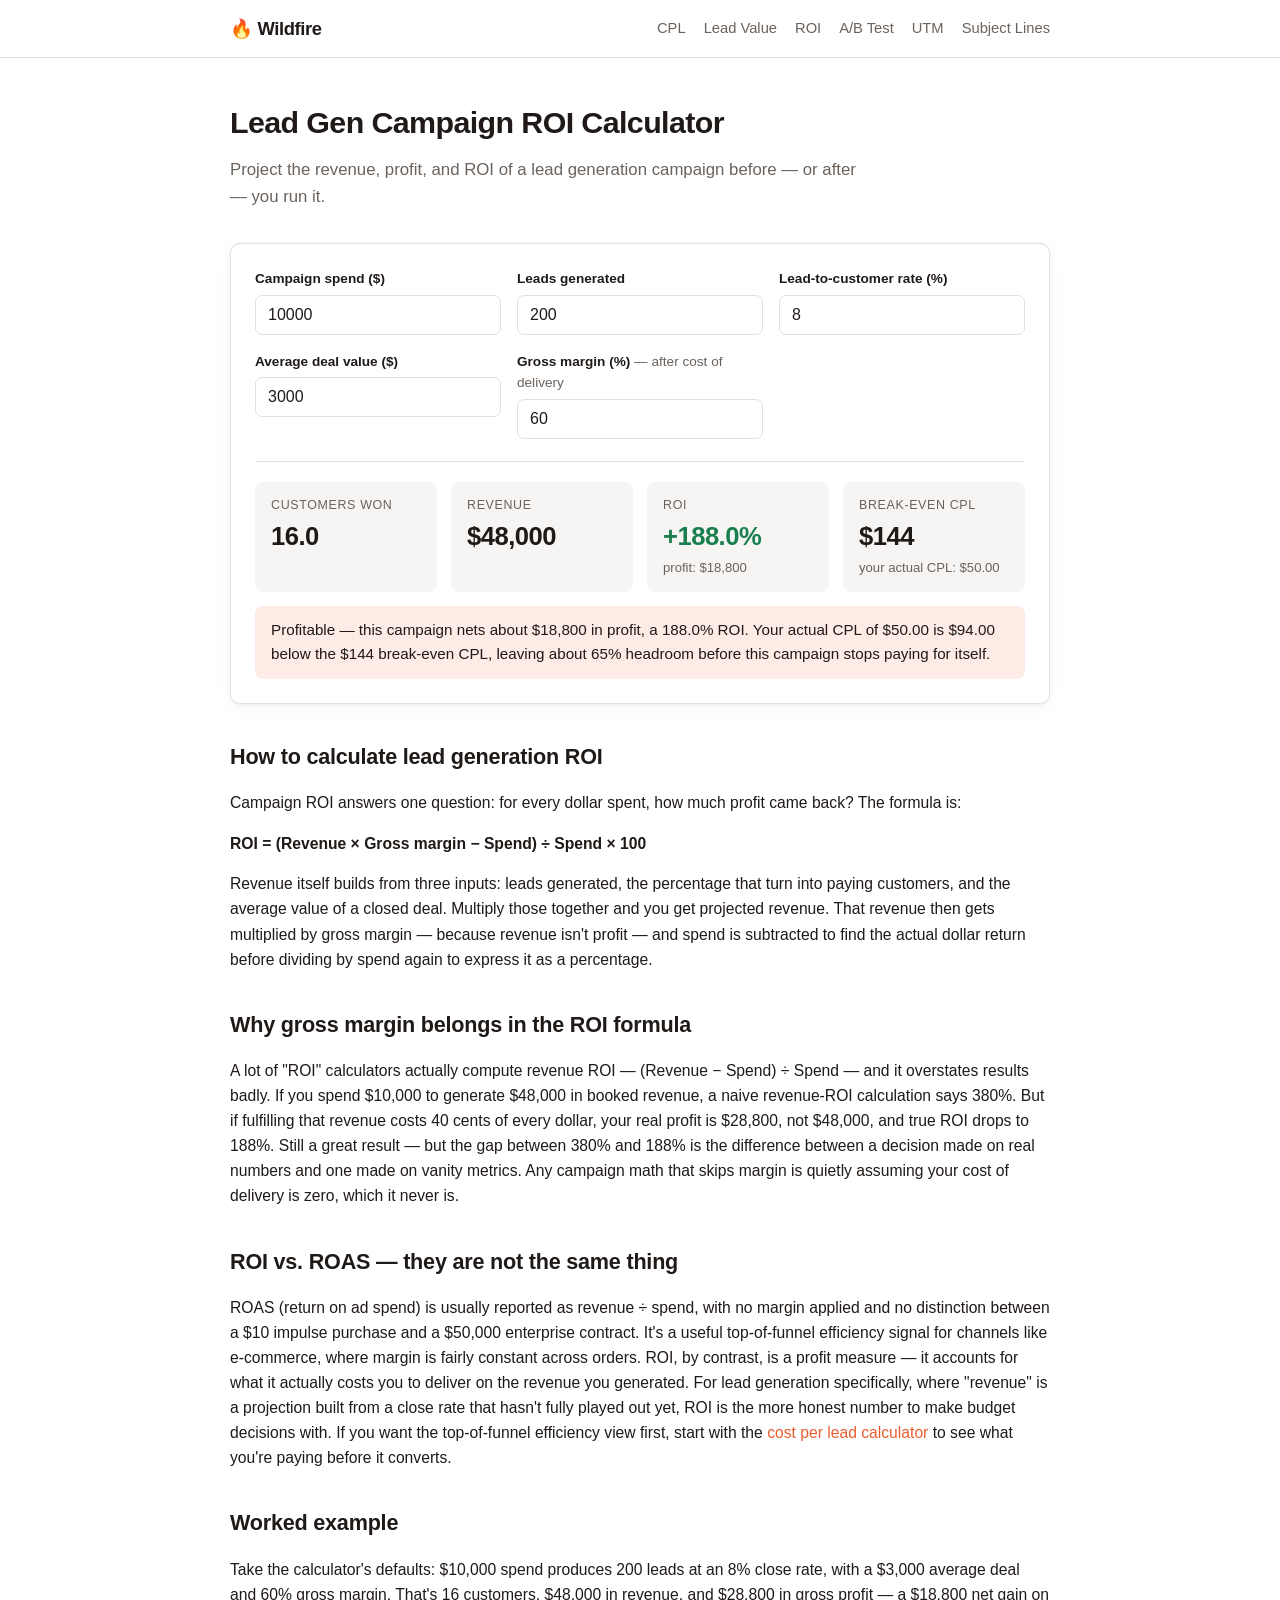
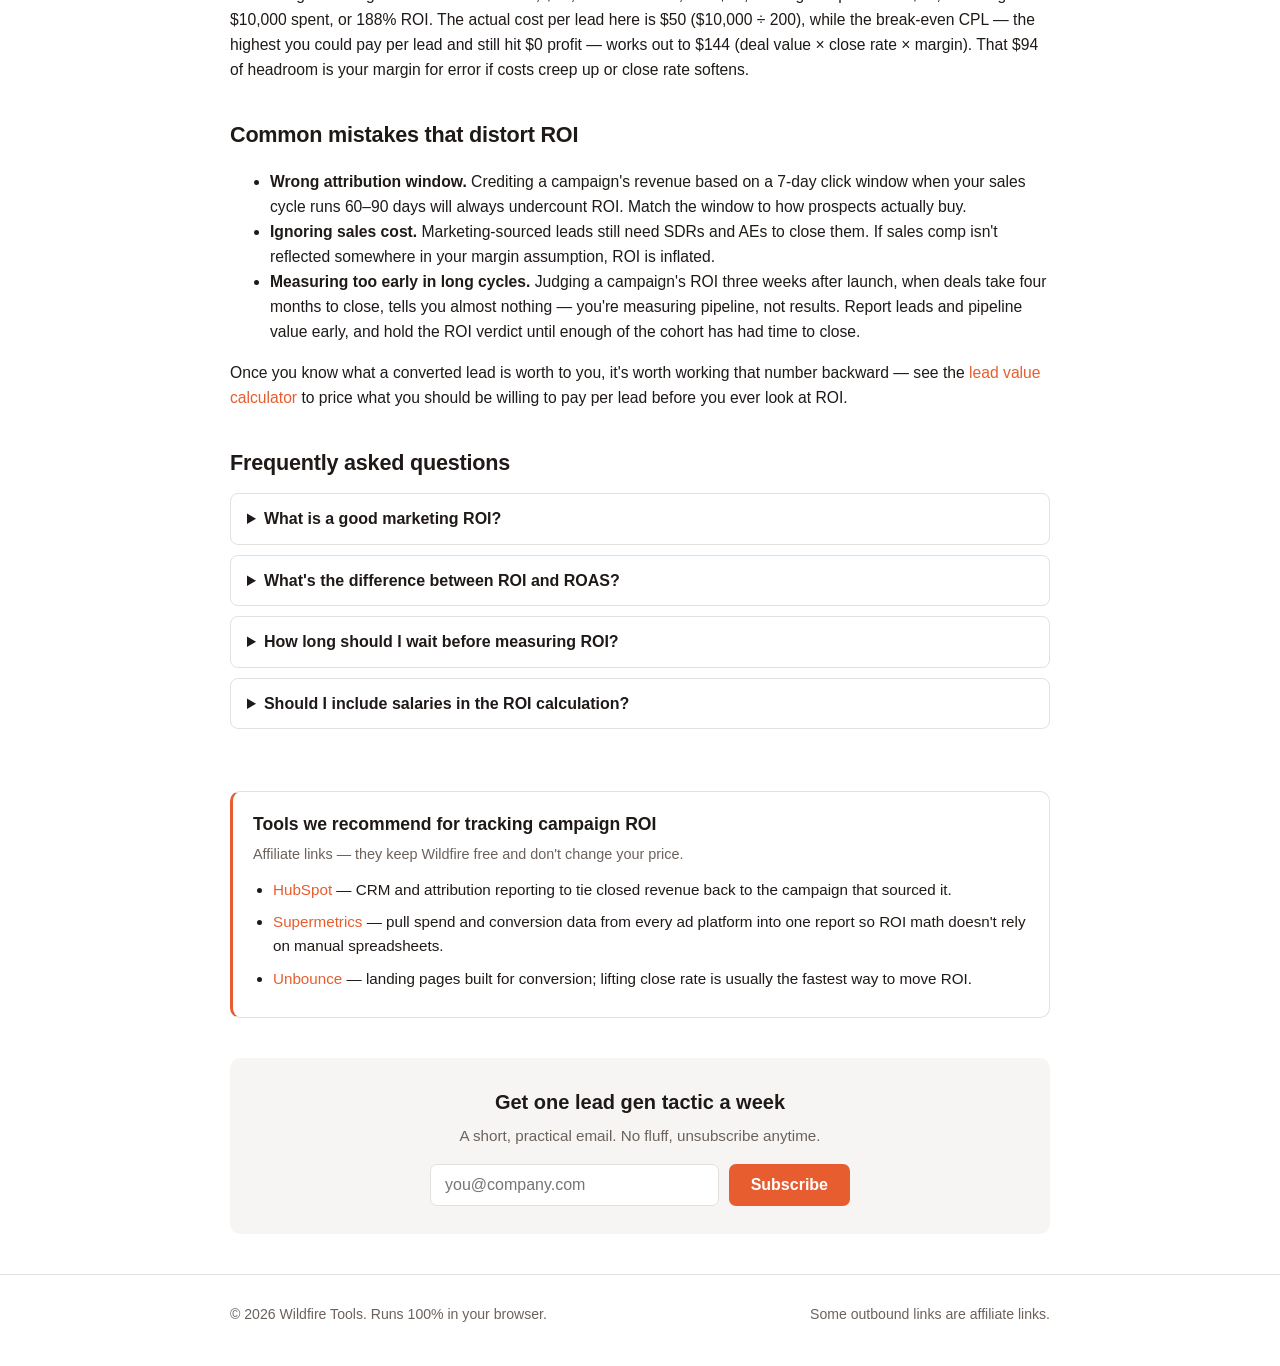
<file: tools/roi-calculator.html>
<!DOCTYPE html>
<html lang="en">
<head>
<meta charset="UTF-8">
<meta name="viewport" content="width=device-width, initial-scale=1.0">
<title>Campaign ROI Calculator — Free Lead Gen ROI &amp; Break-Even CPL Calculator</title>
<meta name="description" content="Free lead generation ROI calculator. Enter spend, leads, close rate, deal value, and margin to get projected revenue, profit, ROI, and your break-even CPL. No signup.">
<link rel="canonical" href="https://bwarner88.github.io/wildfire/tools/roi-calculator.html">
<meta property="og:title" content="Campaign ROI Calculator — Free Lead Gen ROI Calculator">
<meta property="og:description" content="Project the revenue, profit, and ROI of a lead generation campaign, plus your break-even CPL. Free, no signup.">
<meta property="og:type" content="website">
<link rel="icon" href="data:image/svg+xml,<svg xmlns='http://www.w3.org/2000/svg' viewBox='0 0 100 100'><text y='.9em' font-size='90'>🔥</text></svg>">
<link rel="stylesheet" href="../styles.css">
<script type="application/ld+json">
{
  "@context": "https://schema.org",
  "@type": "WebApplication",
  "name": "Lead Gen Campaign ROI Calculator",
  "url": "https://bwarner88.github.io/wildfire/tools/roi-calculator.html",
  "applicationCategory": "BusinessApplication",
  "operatingSystem": "Any",
  "offers": { "@type": "Offer", "price": "0", "priceCurrency": "USD" },
  "description": "Free calculator that projects revenue, profit, ROI, and break-even cost per lead for a lead generation campaign."
}
</script>
</head>
<body>

<nav class="nav">
  <div class="nav-inner">
    <a class="brand" href="../index.html"><span class="flame">🔥</span> Wildfire</a>
    <div class="nav-links">
      <a href="cpl-calculator.html">CPL</a>
      <a href="lead-value-calculator.html">Lead Value</a>
      <a href="roi-calculator.html">ROI</a>
      <a href="ab-test-calculator.html">A/B Test</a>
      <a href="utm-builder.html">UTM</a>
      <a href="subject-line-tester.html">Subject Lines</a>
    </div>
  </div>
</nav>

<div class="wrap">
  <header class="tool-header">
    <h1>Lead Gen Campaign ROI Calculator</h1>
    <p class="lede">Project the revenue, profit, and ROI of a lead generation campaign before — or after — you run it.</p>
  </header>

  <section class="calc">
    <div class="calc-grid">
      <div class="field">
        <label for="spend">Campaign spend ($)</label>
        <input type="number" id="spend" min="0" step="any" placeholder="10000" value="10000">
      </div>
      <div class="field">
        <label for="leads">Leads generated</label>
        <input type="number" id="leads" min="0" step="1" placeholder="200" value="200">
      </div>
      <div class="field">
        <label for="closeRate">Lead-to-customer rate (%)</label>
        <input type="number" id="closeRate" min="0" max="100" step="any" placeholder="8" value="8">
      </div>
      <div class="field">
        <label for="dealValue">Average deal value ($)</label>
        <input type="number" id="dealValue" min="0" step="any" placeholder="3000" value="3000">
      </div>
      <div class="field">
        <label for="margin">Gross margin (%) <span class="hint">— after cost of delivery</span></label>
        <input type="number" id="margin" min="0" max="100" step="any" placeholder="60" value="60">
      </div>
    </div>

    <div class="results" id="results">
      <div class="result-row">
        <div class="stat">
          <div class="label">Customers won</div>
          <div class="value" id="customersValue">—</div>
        </div>
        <div class="stat">
          <div class="label">Revenue</div>
          <div class="value" id="revenueValue">—</div>
        </div>
        <div class="stat">
          <div class="label">ROI</div>
          <div class="value" id="roiValue">—</div>
          <div class="sub" id="roiSub"></div>
        </div>
        <div class="stat">
          <div class="label">Break-even CPL</div>
          <div class="value" id="breakevenValue">—</div>
          <div class="sub" id="breakevenSub"></div>
        </div>
      </div>
      <div class="verdict" id="verdict" hidden></div>
    </div>
  </section>

  <article class="content">
    <h2>How to calculate lead generation ROI</h2>
    <p>Campaign ROI answers one question: for every dollar spent, how much profit came back? The formula is:</p>
    <p><strong>ROI = (Revenue × Gross margin − Spend) ÷ Spend × 100</strong></p>
    <p>Revenue itself builds from three inputs: leads generated, the percentage that turn into paying customers, and the average value of a closed deal. Multiply those together and you get projected revenue. That revenue then gets multiplied by gross margin — because revenue isn't profit — and spend is subtracted to find the actual dollar return before dividing by spend again to express it as a percentage.</p>

    <h2>Why gross margin belongs in the ROI formula</h2>
    <p>A lot of "ROI" calculators actually compute revenue ROI — (Revenue − Spend) ÷ Spend — and it overstates results badly. If you spend $10,000 to generate $48,000 in booked revenue, a naive revenue-ROI calculation says 380%. But if fulfilling that revenue costs 40 cents of every dollar, your real profit is $28,800, not $48,000, and true ROI drops to 188%. Still a great result — but the gap between 380% and 188% is the difference between a decision made on real numbers and one made on vanity metrics. Any campaign math that skips margin is quietly assuming your cost of delivery is zero, which it never is.</p>

    <h2>ROI vs. ROAS — they are not the same thing</h2>
    <p>ROAS (return on ad spend) is usually reported as revenue ÷ spend, with no margin applied and no distinction between a $10 impulse purchase and a $50,000 enterprise contract. It's a useful top-of-funnel efficiency signal for channels like e-commerce, where margin is fairly constant across orders. ROI, by contrast, is a profit measure — it accounts for what it actually costs you to deliver on the revenue you generated. For lead generation specifically, where "revenue" is a projection built from a close rate that hasn't fully played out yet, ROI is the more honest number to make budget decisions with. If you want the top-of-funnel efficiency view first, start with the <a href="cpl-calculator.html">cost per lead calculator</a> to see what you're paying before it converts.</p>

    <h2>Worked example</h2>
    <p>Take the calculator's defaults: $10,000 spend produces 200 leads at an 8% close rate, with a $3,000 average deal and 60% gross margin. That's 16 customers, $48,000 in revenue, and $28,800 in gross profit — a $18,800 net gain on $10,000 spent, or 188% ROI. The actual cost per lead here is $50 ($10,000 ÷ 200), while the break-even CPL — the highest you could pay per lead and still hit $0 profit — works out to $144 (deal value × close rate × margin). That $94 of headroom is your margin for error if costs creep up or close rate softens.</p>

    <h2>Common mistakes that distort ROI</h2>
    <ul>
      <li><strong>Wrong attribution window.</strong> Crediting a campaign's revenue based on a 7-day click window when your sales cycle runs 60–90 days will always undercount ROI. Match the window to how prospects actually buy.</li>
      <li><strong>Ignoring sales cost.</strong> Marketing-sourced leads still need SDRs and AEs to close them. If sales comp isn't reflected somewhere in your margin assumption, ROI is inflated.</li>
      <li><strong>Measuring too early in long cycles.</strong> Judging a campaign's ROI three weeks after launch, when deals take four months to close, tells you almost nothing — you're measuring pipeline, not results. Report leads and pipeline value early, and hold the ROI verdict until enough of the cohort has had time to close.</li>
    </ul>
    <p>Once you know what a converted lead is worth to you, it's worth working that number backward — see the <a href="lead-value-calculator.html">lead value calculator</a> to price what you should be willing to pay per lead before you ever look at ROI.</p>

    <h2>Frequently asked questions</h2>
    <details>
      <summary>What is a good marketing ROI?</summary>
      <p>A common rule of thumb is that a 5:1 revenue-to-spend ratio (roughly 400% revenue ROI, before margin) is "good" and 10:1 is exceptional — but those benchmarks are frequently misapplied without margin. On a true profit basis, anything solidly above 0% is adding value; 100–300% profit ROI is a strong result for most lead gen programs once delivery costs are factored in.</p>
    </details>
    <details>
      <summary>What's the difference between ROI and ROAS?</summary>
      <p>ROAS is revenue divided by spend — a gross efficiency metric with no margin applied. ROI subtracts spend from margin-adjusted revenue before dividing, so it reflects actual profit. Two campaigns can have identical ROAS and very different ROI if their margins differ.</p>
    </details>
    <details>
      <summary>How long should I wait before measuring ROI?</summary>
      <p>At least one full average sales cycle for the cohort of leads in question, ideally longer if a meaningful share of deals close later than average. Measuring before that mostly tells you about lead volume and early pipeline, not final ROI.</p>
    </details>
    <details>
      <summary>Should I include salaries in the ROI calculation?</summary>
      <p>For comparing channels or campaigns against each other, keep salaries out and use direct costs plus gross margin — it keeps the comparison fair. For a company-wide view of whether marketing is paying for itself, use fully loaded costs including marketing and sales headcount.</p>
    </details>
  </article>

  <aside class="rec-box">
    <h2>Tools we recommend for tracking campaign ROI</h2>
    <p>Affiliate links — they keep Wildfire free and don't change your price.</p>
    <ul>
      <!-- TODO: replace # with your affiliate links (see README monetization section) -->
      <li><a href="#" rel="sponsored nofollow">HubSpot</a> — CRM and attribution reporting to tie closed revenue back to the campaign that sourced it.</li>
      <li><a href="#" rel="sponsored nofollow">Supermetrics</a> — pull spend and conversion data from every ad platform into one report so ROI math doesn't rely on manual spreadsheets.</li>
      <li><a href="#" rel="sponsored nofollow">Unbounce</a> — landing pages built for conversion; lifting close rate is usually the fastest way to move ROI.</li>
    </ul>
  </aside>

  <section class="subscribe">
    <h2>Get one lead gen tactic a week</h2>
    <p>A short, practical email. No fluff, unsubscribe anytime.</p>
    <!-- TODO: point action at your Buttondown/ConvertKit form URL (see README) -->
    <form action="#" method="post" onsubmit="alert('Hook this form up to your email provider — see README.'); return false;">
      <input type="email" name="email" placeholder="you@company.com" required>
      <button class="btn" type="submit">Subscribe</button>
    </form>
  </section>
</div>

<footer>
  <div class="wrap">
    <span>© 2026 <a href="../index.html">Wildfire Tools</a>. Runs 100% in your browser.</span>
    <span>Some outbound links are affiliate links.</span>
  </div>
</footer>

<script>
(function () {
  var $ = function (id) { return document.getElementById(id); };
  var fmt = function (n) {
    if (!isFinite(n)) return '—';
    return '$' + n.toLocaleString(undefined, { minimumFractionDigits: Math.abs(n) < 100 ? 2 : 0, maximumFractionDigits: Math.abs(n) < 100 ? 2 : 0 });
  };

  function calc() {
    var spend = parseFloat($('spend').value);
    var leads = parseFloat($('leads').value);
    var closeRate = parseFloat($('closeRate').value);
    var dealValue = parseFloat($('dealValue').value);
    var margin = parseFloat($('margin').value);

    if (!(spend > 0) || !(leads > 0) || !(closeRate > 0) || !(dealValue > 0) || !(margin > 0)) {
      $('customersValue').textContent = '—';
      $('revenueValue').textContent = '—';
      $('roiValue').textContent = '—';
      $('roiValue').className = 'value';
      $('roiSub').textContent = '';
      $('breakevenValue').textContent = '—';
      $('breakevenSub').textContent = '';
      $('verdict').hidden = true;
      return;
    }

    var customers = leads * (closeRate / 100);
    var revenue = customers * dealValue;
    var profit = revenue * (margin / 100) - spend;
    var roi = (profit / spend) * 100;
    var breakevenCPL = dealValue * (closeRate / 100) * (margin / 100);
    var actualCPL = spend / leads;

    $('customersValue').textContent = customers.toFixed(1);
    $('revenueValue').textContent = fmt(revenue);

    var roiEl = $('roiValue');
    roiEl.className = 'value ' + (roi >= 0 ? 'good' : 'bad');
    var sign = roi >= 0 ? '+' : '';
    roiEl.textContent = sign + roi.toFixed(1) + '%';
    $('roiSub').textContent = (profit >= 0 ? 'profit: ' : 'loss: ') + fmt(Math.abs(profit));

    $('breakevenValue').textContent = fmt(breakevenCPL);
    $('breakevenSub').textContent = 'your actual CPL: ' + fmt(actualCPL);

    var v = $('verdict');
    v.hidden = false;
    if (profit >= 0) {
      var headroom = breakevenCPL - actualCPL;
      var headroomPct = (headroom / breakevenCPL) * 100;
      v.textContent = 'Profitable — this campaign nets about ' + fmt(profit) + ' in profit, a ' + roi.toFixed(1) + '% ROI. Your actual CPL of ' + fmt(actualCPL) + ' is ' + fmt(headroom) + ' below the ' + fmt(breakevenCPL) + ' break-even CPL, leaving about ' + headroomPct.toFixed(0) + '% headroom before this campaign stops paying for itself.';
    } else {
      var neededCloseRate = (spend * 10000) / (leads * dealValue * margin);
      v.textContent = 'Not profitable at these numbers — you\'re losing about ' + fmt(Math.abs(profit)) + ' (' + roi.toFixed(1) + '% ROI). To break even, either your close rate needs to rise from ' + closeRate + '% to about ' + neededCloseRate.toFixed(1) + '%, or your CPL needs to drop from ' + fmt(actualCPL) + ' to ' + fmt(breakevenCPL) + '.';
    }
  }

  ['spend', 'leads', 'closeRate', 'dealValue', 'margin'].forEach(function (id) {
    $(id).addEventListener('input', calc);
  });
  calc();
})();
</script>

</body>
</html>
</file>
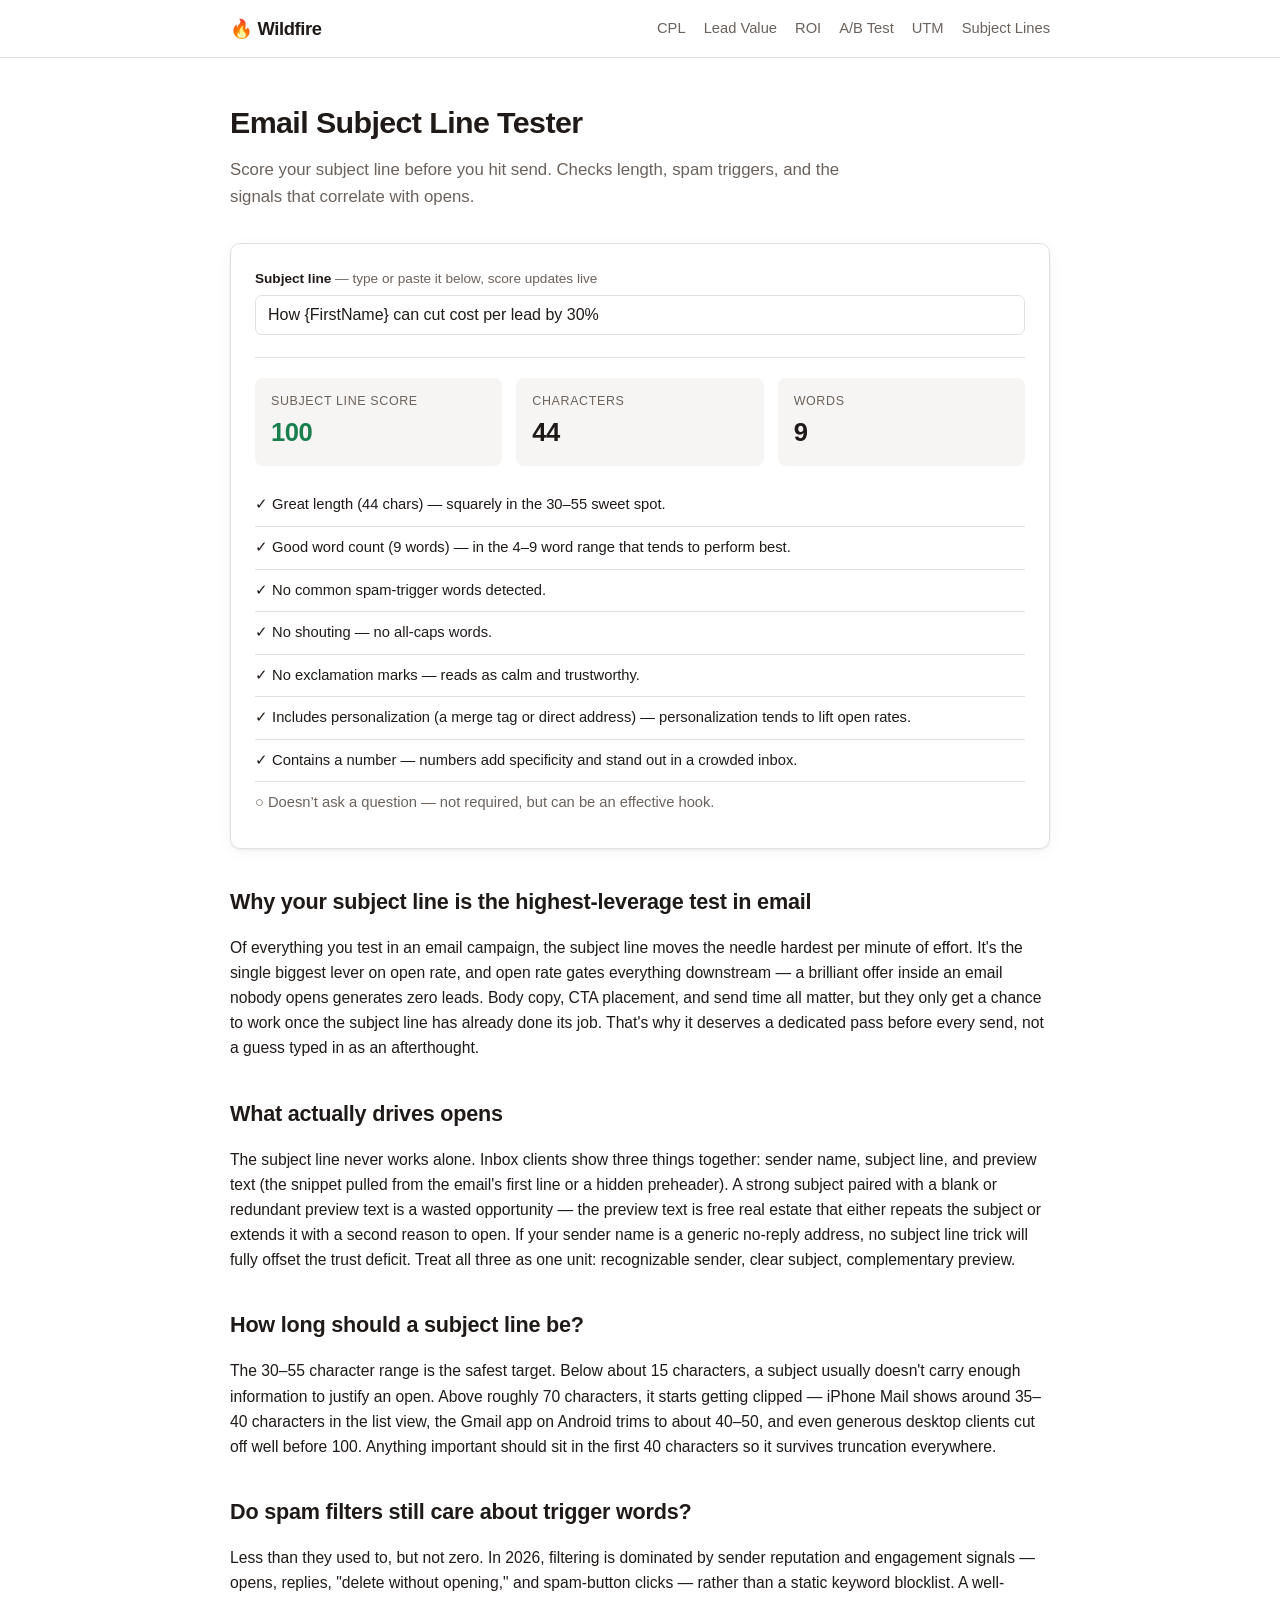
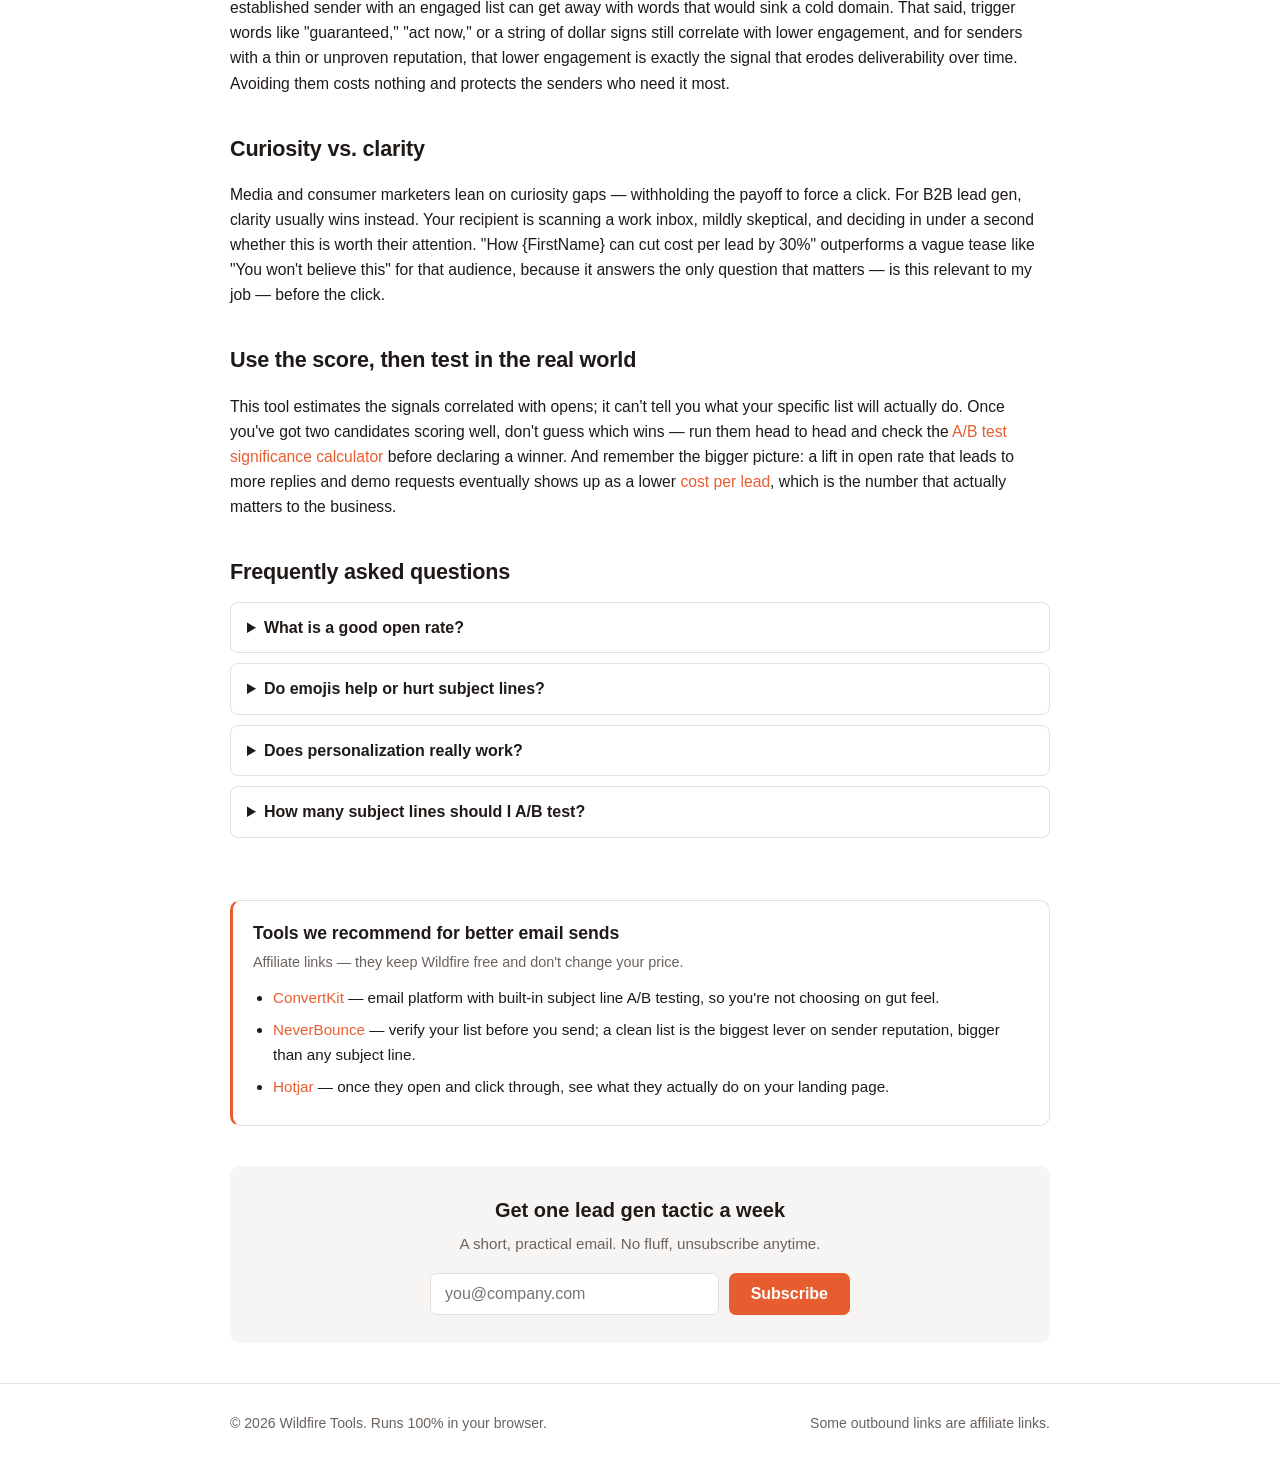
<file: tools/subject-line-tester.html>
<!DOCTYPE html>
<html lang="en">
<head>
<meta charset="UTF-8">
<meta name="viewport" content="width=device-width, initial-scale=1.0">
<title>Email Subject Line Tester — Free Subject Line Score &amp; Spam Checker</title>
<meta name="description" content="Free email subject line tester. Score your subject line for length, spam trigger words, and the signals that correlate with opens — before you hit send. No signup.">
<link rel="canonical" href="https://bwarner88.github.io/wildfire/tools/subject-line-tester.html">
<meta property="og:title" content="Email Subject Line Tester — Free Subject Line Score">
<meta property="og:description" content="Score your subject line for length, spam triggers, and open-rate signals. Free, no signup.">
<meta property="og:type" content="website">
<link rel="icon" href="data:image/svg+xml,<svg xmlns='http://www.w3.org/2000/svg' viewBox='0 0 100 100'><text y='.9em' font-size='90'>🔥</text></svg>">
<link rel="stylesheet" href="../styles.css">
<style>
  #checks { list-style: none; padding: 0; margin: 18px 0 0; }
  #checks li { padding: 9px 0; border-top: 1px solid var(--border); font-size: 0.92rem; }
  #checks li:first-child { border-top: none; }
  #checks li.fail { color: var(--bad); }
  #checks li.neutral { color: var(--text-muted); }
</style>
<script type="application/ld+json">
{
  "@context": "https://schema.org",
  "@type": "WebApplication",
  "name": "Email Subject Line Tester",
  "url": "https://bwarner88.github.io/wildfire/tools/subject-line-tester.html",
  "applicationCategory": "BusinessApplication",
  "operatingSystem": "Any",
  "offers": { "@type": "Offer", "price": "0", "priceCurrency": "USD" },
  "description": "Free tool to score email subject lines for length, spam-trigger words, and the signals that correlate with opens."
}
</script>
</head>
<body>

<nav class="nav">
  <div class="nav-inner">
    <a class="brand" href="../index.html"><span class="flame">🔥</span> Wildfire</a>
    <div class="nav-links">
      <a href="cpl-calculator.html">CPL</a>
      <a href="lead-value-calculator.html">Lead Value</a>
      <a href="roi-calculator.html">ROI</a>
      <a href="ab-test-calculator.html">A/B Test</a>
      <a href="utm-builder.html">UTM</a>
      <a href="subject-line-tester.html">Subject Lines</a>
    </div>
  </div>
</nav>

<div class="wrap">
  <header class="tool-header">
    <h1>Email Subject Line Tester</h1>
    <p class="lede">Score your subject line before you hit send. Checks length, spam triggers, and the signals that correlate with opens.</p>
  </header>

  <section class="calc">
    <div class="calc-grid">
      <div class="field">
        <label for="subjectInput">Subject line <span class="hint">— type or paste it below, score updates live</span></label>
        <input type="text" id="subjectInput" placeholder="How {FirstName} can cut cost per lead by 30%" value="How {FirstName} can cut cost per lead by 30%">
      </div>
    </div>

    <div class="results" id="results">
      <div class="result-row">
        <div class="stat">
          <div class="label">Subject line score</div>
          <div class="value" id="scoreValue">—</div>
        </div>
        <div class="stat">
          <div class="label">Characters</div>
          <div class="value" id="charValue">—</div>
        </div>
        <div class="stat">
          <div class="label">Words</div>
          <div class="value" id="wordValue">—</div>
        </div>
      </div>
      <ul id="checks"></ul>
    </div>
  </section>

  <article class="content">
    <h2>Why your subject line is the highest-leverage test in email</h2>
    <p>Of everything you test in an email campaign, the subject line moves the needle hardest per minute of effort. It's the single biggest lever on open rate, and open rate gates everything downstream — a brilliant offer inside an email nobody opens generates zero leads. Body copy, CTA placement, and send time all matter, but they only get a chance to work once the subject line has already done its job. That's why it deserves a dedicated pass before every send, not a guess typed in as an afterthought.</p>

    <h2>What actually drives opens</h2>
    <p>The subject line never works alone. Inbox clients show three things together: sender name, subject line, and preview text (the snippet pulled from the email's first line or a hidden preheader). A strong subject paired with a blank or redundant preview text is a wasted opportunity — the preview text is free real estate that either repeats the subject or extends it with a second reason to open. If your sender name is a generic no-reply address, no subject line trick will fully offset the trust deficit. Treat all three as one unit: recognizable sender, clear subject, complementary preview.</p>

    <h2>How long should a subject line be?</h2>
    <p>The 30–55 character range is the safest target. Below about 15 characters, a subject usually doesn't carry enough information to justify an open. Above roughly 70 characters, it starts getting clipped — iPhone Mail shows around 35–40 characters in the list view, the Gmail app on Android trims to about 40–50, and even generous desktop clients cut off well before 100. Anything important should sit in the first 40 characters so it survives truncation everywhere.</p>

    <h2>Do spam filters still care about trigger words?</h2>
    <p>Less than they used to, but not zero. In 2026, filtering is dominated by sender reputation and engagement signals — opens, replies, "delete without opening," and spam-button clicks — rather than a static keyword blocklist. A well-established sender with an engaged list can get away with words that would sink a cold domain. That said, trigger words like "guaranteed," "act now," or a string of dollar signs still correlate with lower engagement, and for senders with a thin or unproven reputation, that lower engagement is exactly the signal that erodes deliverability over time. Avoiding them costs nothing and protects the senders who need it most.</p>

    <h2>Curiosity vs. clarity</h2>
    <p>Media and consumer marketers lean on curiosity gaps — withholding the payoff to force a click. For B2B lead gen, clarity usually wins instead. Your recipient is scanning a work inbox, mildly skeptical, and deciding in under a second whether this is worth their attention. "How {FirstName} can cut cost per lead by 30%" outperforms a vague tease like "You won't believe this" for that audience, because it answers the only question that matters — is this relevant to my job — before the click.</p>

    <h2>Use the score, then test in the real world</h2>
    <p>This tool estimates the signals correlated with opens; it can't tell you what your specific list will actually do. Once you've got two candidates scoring well, don't guess which wins — run them head to head and check the <a href="ab-test-calculator.html">A/B test significance calculator</a> before declaring a winner. And remember the bigger picture: a lift in open rate that leads to more replies and demo requests eventually shows up as a lower <a href="cpl-calculator.html">cost per lead</a>, which is the number that actually matters to the business.</p>

    <h2>Frequently asked questions</h2>
    <details>
      <summary>What is a good open rate?</summary>
      <p>It depends heavily on list size, industry, and whether you're mailing a cold list or an engaged one. As a rough guide, 20–30% is solid for B2B lead gen sends to an opted-in list, above 35% is strong, and under 15% usually points to a list hygiene or sender reputation problem rather than a subject line problem.</p>
    </details>
    <details>
      <summary>Do emojis help or hurt subject lines?</summary>
      <p>They can help by drawing the eye in a crowded inbox, but the effect is audience-dependent and fades with overuse — the fifth email with a 🔥 in the subject this week gets ignored. For B2B lead gen, use at most one emoji, only when it adds real meaning, and always test it against a plain-text version rather than assuming it helps.</p>
    </details>
    <details>
      <summary>Does personalization really work?</summary>
      <p>Yes, but the effect size depends on what's personalized. A first-name token alone gives a modest lift and is easy for readers to tune out once every marketer does it. Personalization based on behavior or firmographic data — company name, role, a stat specific to their industry — tends to outperform a bare {FirstName} token because it signals the email was actually relevant, not just mail-merged.</p>
    </details>
    <details>
      <summary>How many subject lines should I A/B test?</summary>
      <p>Two at a time. Testing three or more splits your sample size and takes longer to reach statistical significance, which matters more than it sounds — a "winner" declared on too few sends is often just noise. Write your best two candidates, split the list evenly, and run the results through the <a href="ab-test-calculator.html">A/B calculator</a> before you commit to one for the full send.</p>
    </details>
  </article>

  <aside class="rec-box">
    <h2>Tools we recommend for better email sends</h2>
    <p>Affiliate links — they keep Wildfire free and don't change your price.</p>
    <ul>
      <!-- TODO: replace # with your affiliate links (see README monetization section) -->
      <li><a href="#" rel="sponsored nofollow">ConvertKit</a> — email platform with built-in subject line A/B testing, so you're not choosing on gut feel.</li>
      <li><a href="#" rel="sponsored nofollow">NeverBounce</a> — verify your list before you send; a clean list is the biggest lever on sender reputation, bigger than any subject line.</li>
      <li><a href="#" rel="sponsored nofollow">Hotjar</a> — once they open and click through, see what they actually do on your landing page.</li>
    </ul>
  </aside>

  <section class="subscribe">
    <h2>Get one lead gen tactic a week</h2>
    <p>A short, practical email. No fluff, unsubscribe anytime.</p>
    <!-- TODO: point action at your Buttondown/ConvertKit form URL (see README) -->
    <form action="#" method="post" onsubmit="alert('Hook this form up to your email provider — see README.'); return false;">
      <input type="email" name="email" placeholder="you@company.com" required>
      <button class="btn" type="submit">Subscribe</button>
    </form>
  </section>
</div>

<footer>
  <div class="wrap">
    <span>© 2026 <a href="../index.html">Wildfire Tools</a>. Runs 100% in your browser.</span>
    <span>Some outbound links are affiliate links.</span>
  </div>
</footer>

<script>
(function () {
  var $ = function (id) { return document.getElementById(id); };

  var SPAM_WORDS = [
    'free', 'act now', 'urgent', 'winner', 'cash', 'guarantee', 'guaranteed',
    'no obligation', 'risk-free', 'buy now', 'click here', 'limited time',
    'order now', '100% free', 'make money', 'earn money', 'cheap',
    'congratulations', 'dear friend', 'double your', 'miracle', 'no cost',
    'prize', 'viagra', 'weight loss', 'work from home', '$$$', '!!!'
  ];

  var EXCLUDE_CAPS = ['AB', 'ROI', 'CPL', 'B2B', 'CRM', 'PS', 'FYI', 'AI'];

  var escapeRegex = function (s) { return s.replace(/[.*+?^${}()|[\]\\]/g, '\\$&'); };

  var triggerRegex = function (word) {
    var esc = escapeRegex(word);
    var startsWord = /[A-Za-z0-9]/.test(word.charAt(0));
    var endsWord = /[A-Za-z0-9]/.test(word.charAt(word.length - 1));
    var pattern = (startsWord ? '\\b' : '') + esc + (endsWord ? '\\b' : '');
    return new RegExp(pattern, 'i');
  };

  function addCheck(list, status, text) {
    var li = document.createElement('li');
    li.className = status;
    var mark = status === 'pass' ? '✓' : status === 'fail' ? '✗' : '○';
    li.textContent = mark + ' ' + text;
    list.appendChild(li);
  }

  function analyze(subject) {
    var trimmed = subject.trim();
    var len = trimmed.length;
    var words = len ? trimmed.split(/\s+/) : [];
    var wc = words.length;
    var penalty = 0;
    var bonus = 0;

    // Spam trigger words
    var spamHits = [];
    SPAM_WORDS.forEach(function (w) {
      if (triggerRegex(w).test(trimmed)) spamHits.push(w);
    });
    penalty += Math.min(spamHits.length * 8, 24);

    // ALL CAPS words
    var capsWords = [];
    words.forEach(function (raw) {
      var stripped = raw.replace(/^[^A-Za-z0-9]+|[^A-Za-z0-9]+$/g, '');
      if (!stripped) return;
      var letters = stripped.replace(/[^A-Za-z]/g, '');
      if (letters.length < 2) return;
      if (stripped !== stripped.toUpperCase()) return;
      var normalized = stripped.replace(/[^A-Za-z0-9]/g, '').toUpperCase();
      if (EXCLUDE_CAPS.indexOf(normalized) !== -1) return;
      capsWords.push(stripped);
    });
    penalty += Math.min(capsWords.length * 7, 14);

    // Exclamation marks
    var exCount = (trimmed.match(/!/g) || []).length;
    if (exCount > 1) penalty += 10;
    else if (exCount === 1) penalty += 3;

    // Deceptive RE:/FW: prefix
    var hasREFW = /^(re|fw)\s*:/i.test(trimmed);
    if (hasREFW) penalty += 15;

    // Length
    if (len > 0) {
      if (len < 15) penalty += 10;
      else if (len > 70) penalty += 15;
      else if (len >= 56) penalty += 5;
    }

    // Word count
    if (wc > 0) {
      if (wc <= 2) penalty += 5;
      else if (wc >= 13) penalty += 10;
    }

    // Bonuses
    var hasNumber = /\d/.test(trimmed);
    if (hasNumber) bonus += 5;

    var qCount = (trimmed.match(/\?/g) || []).length;
    if (qCount === 1) bonus += 4;

    var hasPersonalization = /\{[^{}]+\}/.test(trimmed) ||
      /\*\|[^|]+\|\*/.test(trimmed) ||
      /\byou\b/i.test(trimmed) ||
      /\byour\b/i.test(trimmed);
    if (hasPersonalization) bonus += 6;

    var cappedBonus = Math.min(bonus, 15);
    var total = 100 - penalty + cappedBonus;
    if (total < 0) total = 0;
    if (total > 100) total = 100;

    return {
      score: total, len: len, wc: wc, spamHits: spamHits, capsWords: capsWords,
      exCount: exCount, qCount: qCount, hasNumber: hasNumber,
      hasPersonalization: hasPersonalization, hasREFW: hasREFW
    };
  }

  function render() {
    var subject = $('subjectInput').value;
    var trimmed = subject.trim();
    var checksEl = $('checks');
    var scoreEl = $('scoreValue');
    checksEl.innerHTML = '';

    if (!trimmed) {
      scoreEl.textContent = '—';
      scoreEl.className = 'value';
      $('charValue').textContent = '—';
      $('wordValue').textContent = '—';
      addCheck(checksEl, 'neutral', 'Enter a subject line to see your score.');
      return;
    }

    var r = analyze(subject);

    scoreEl.textContent = r.score;
    scoreEl.className = 'value ' + (r.score >= 75 ? 'good' : r.score < 50 ? 'bad' : '');
    $('charValue').textContent = r.len;
    $('wordValue').textContent = r.wc;

    // 1. Length sweet spot
    if (r.len < 15) {
      addCheck(checksEl, 'fail', 'Too short (' + r.len + ' chars) — doesn’t give the reader enough context to earn an open.');
    } else if (r.len > 70) {
      addCheck(checksEl, 'fail', 'Too long (' + r.len + ' chars) — gets truncated on mobile inboxes.');
    } else if (r.len >= 56) {
      addCheck(checksEl, 'neutral', 'A bit long (' + r.len + ' chars) — still readable, but 30–55 is the sweet spot.');
    } else if (r.len >= 30) {
      addCheck(checksEl, 'pass', 'Great length (' + r.len + ' chars) — squarely in the 30–55 sweet spot.');
    } else {
      addCheck(checksEl, 'neutral', 'On the short side (' + r.len + ' chars) — acceptable, though 30–55 tends to perform best.');
    }

    // 2. Word count
    if (r.wc <= 2) {
      addCheck(checksEl, 'fail', 'Only ' + r.wc + (r.wc === 1 ? ' word' : ' words') + ' — likely too vague to earn a click.');
    } else if (r.wc >= 13) {
      addCheck(checksEl, 'fail', r.wc + ' words is a lot — readers skim subject lines, they don’t read them.');
    } else if (r.wc >= 4 && r.wc <= 9) {
      addCheck(checksEl, 'pass', 'Good word count (' + r.wc + ' words) — in the 4–9 word range that tends to perform best.');
    } else {
      addCheck(checksEl, 'neutral', 'Workable word count (' + r.wc + ' words), though 4–9 words tends to perform best.');
    }

    // 3. Spam trigger words
    if (r.spamHits.length === 0) {
      addCheck(checksEl, 'pass', 'No common spam-trigger words detected.');
    } else {
      addCheck(checksEl, 'fail', 'Contains spam-trigger word' + (r.spamHits.length === 1 ? '' : 's') + ': “' + r.spamHits.join('”, “') + '” — these get flagged more readily by engagement-based filters.');
    }

    // 4. All-caps shouting
    if (r.capsWords.length === 0) {
      addCheck(checksEl, 'pass', 'No shouting — no all-caps words.');
    } else {
      addCheck(checksEl, 'fail', 'ALL-CAPS word' + (r.capsWords.length === 1 ? '' : 's') + ' found: ' + r.capsWords.join(', ') + ' — reads as shouting and can hurt trust.');
    }

    // 5. Exclamation restraint
    if (r.exCount === 0) {
      addCheck(checksEl, 'pass', 'No exclamation marks — reads as calm and trustworthy.');
    } else if (r.exCount === 1) {
      addCheck(checksEl, 'neutral', 'One exclamation mark — fine in moderation.');
    } else {
      addCheck(checksEl, 'fail', r.exCount + ' exclamation marks — reads as spammy or desperate.');
    }

    // 6. Personalization
    if (r.hasPersonalization) {
      addCheck(checksEl, 'pass', 'Includes personalization (a merge tag or direct address) — personalization tends to lift open rates.');
    } else {
      addCheck(checksEl, 'neutral', 'No personalization detected — consider a first-name token or addressing the reader directly ("you"/"your").');
    }

    // 7. Contains a number
    if (r.hasNumber) {
      addCheck(checksEl, 'pass', 'Contains a number — numbers add specificity and stand out in a crowded inbox.');
    } else {
      addCheck(checksEl, 'neutral', 'No number — a stat or figure can add credibility (not required).');
    }

    // 8. Asks a question
    if (r.qCount >= 1) {
      addCheck(checksEl, 'pass', 'Poses a question — questions can spark curiosity.');
    } else {
      addCheck(checksEl, 'neutral', 'Doesn’t ask a question — not required, but can be an effective hook.');
    }
  }

  $('subjectInput').addEventListener('input', render);
  render();
})();
</script>

</body>
</html>
</file>
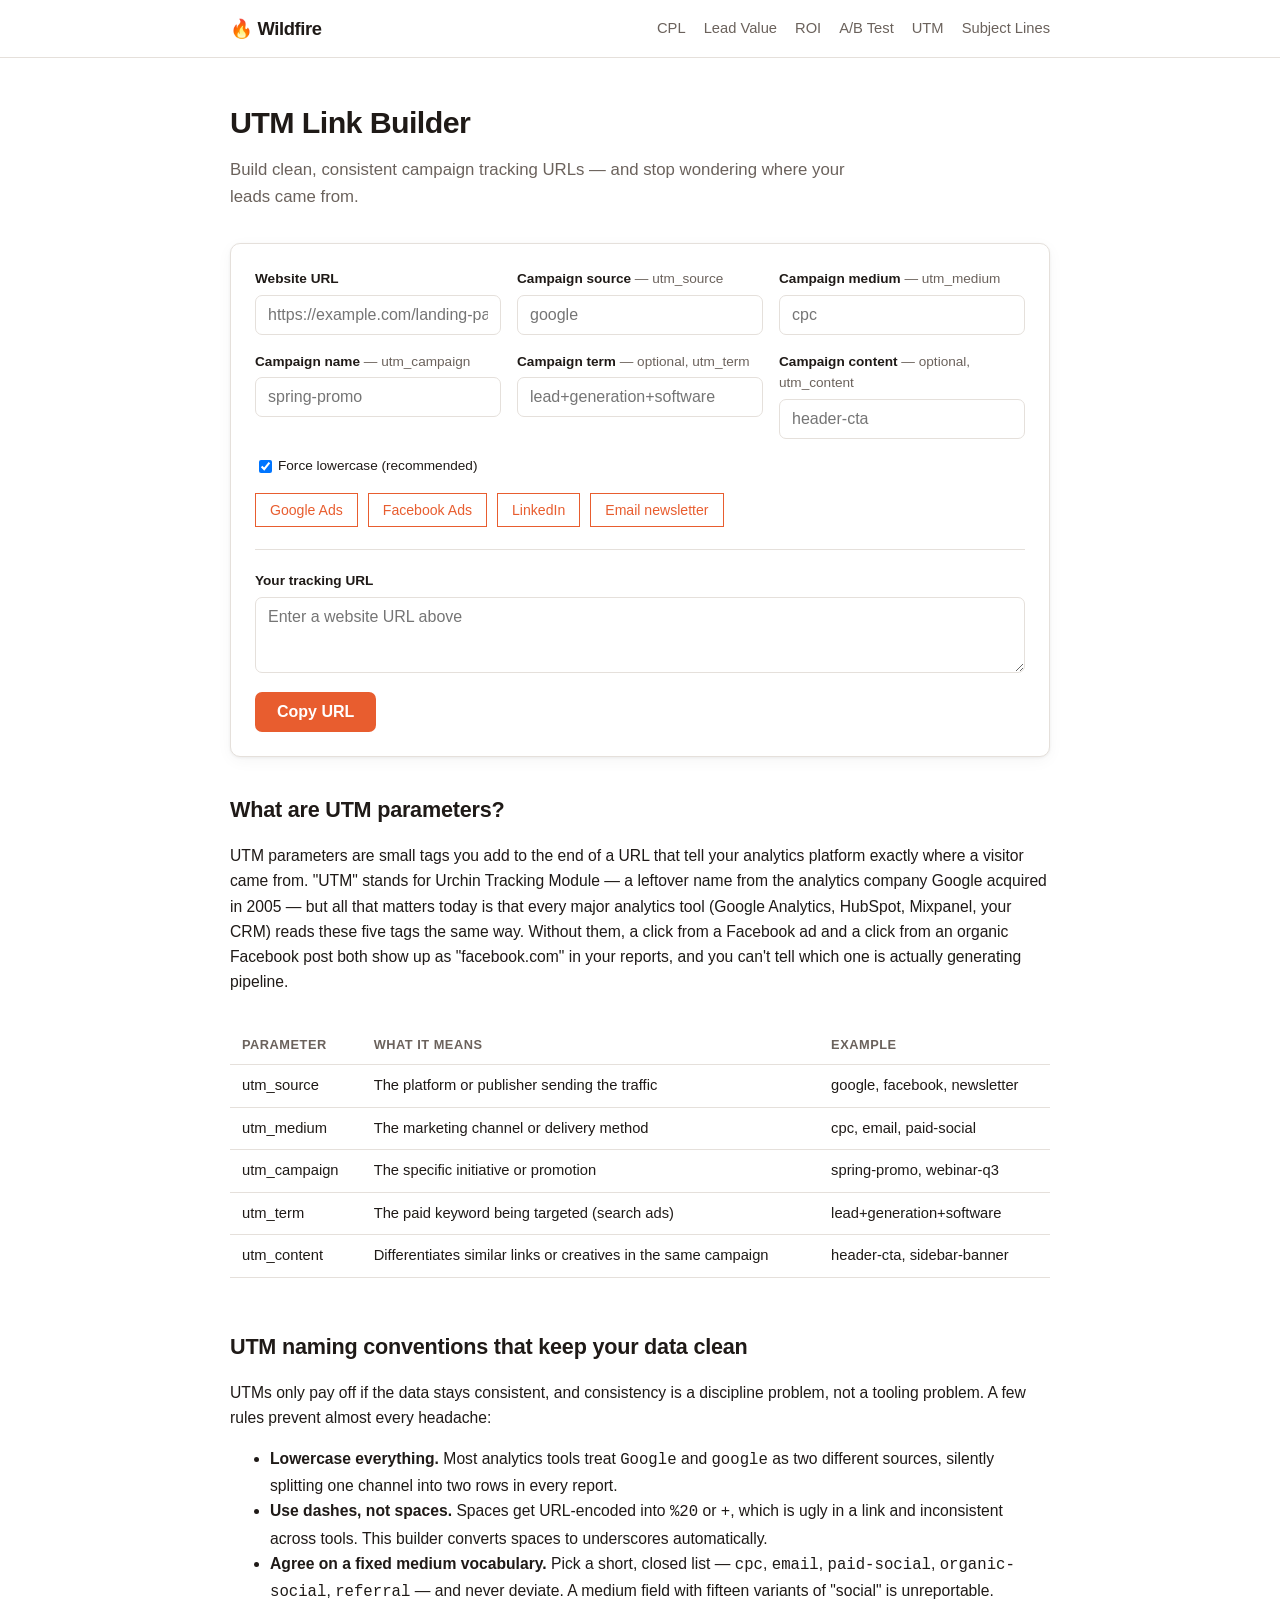
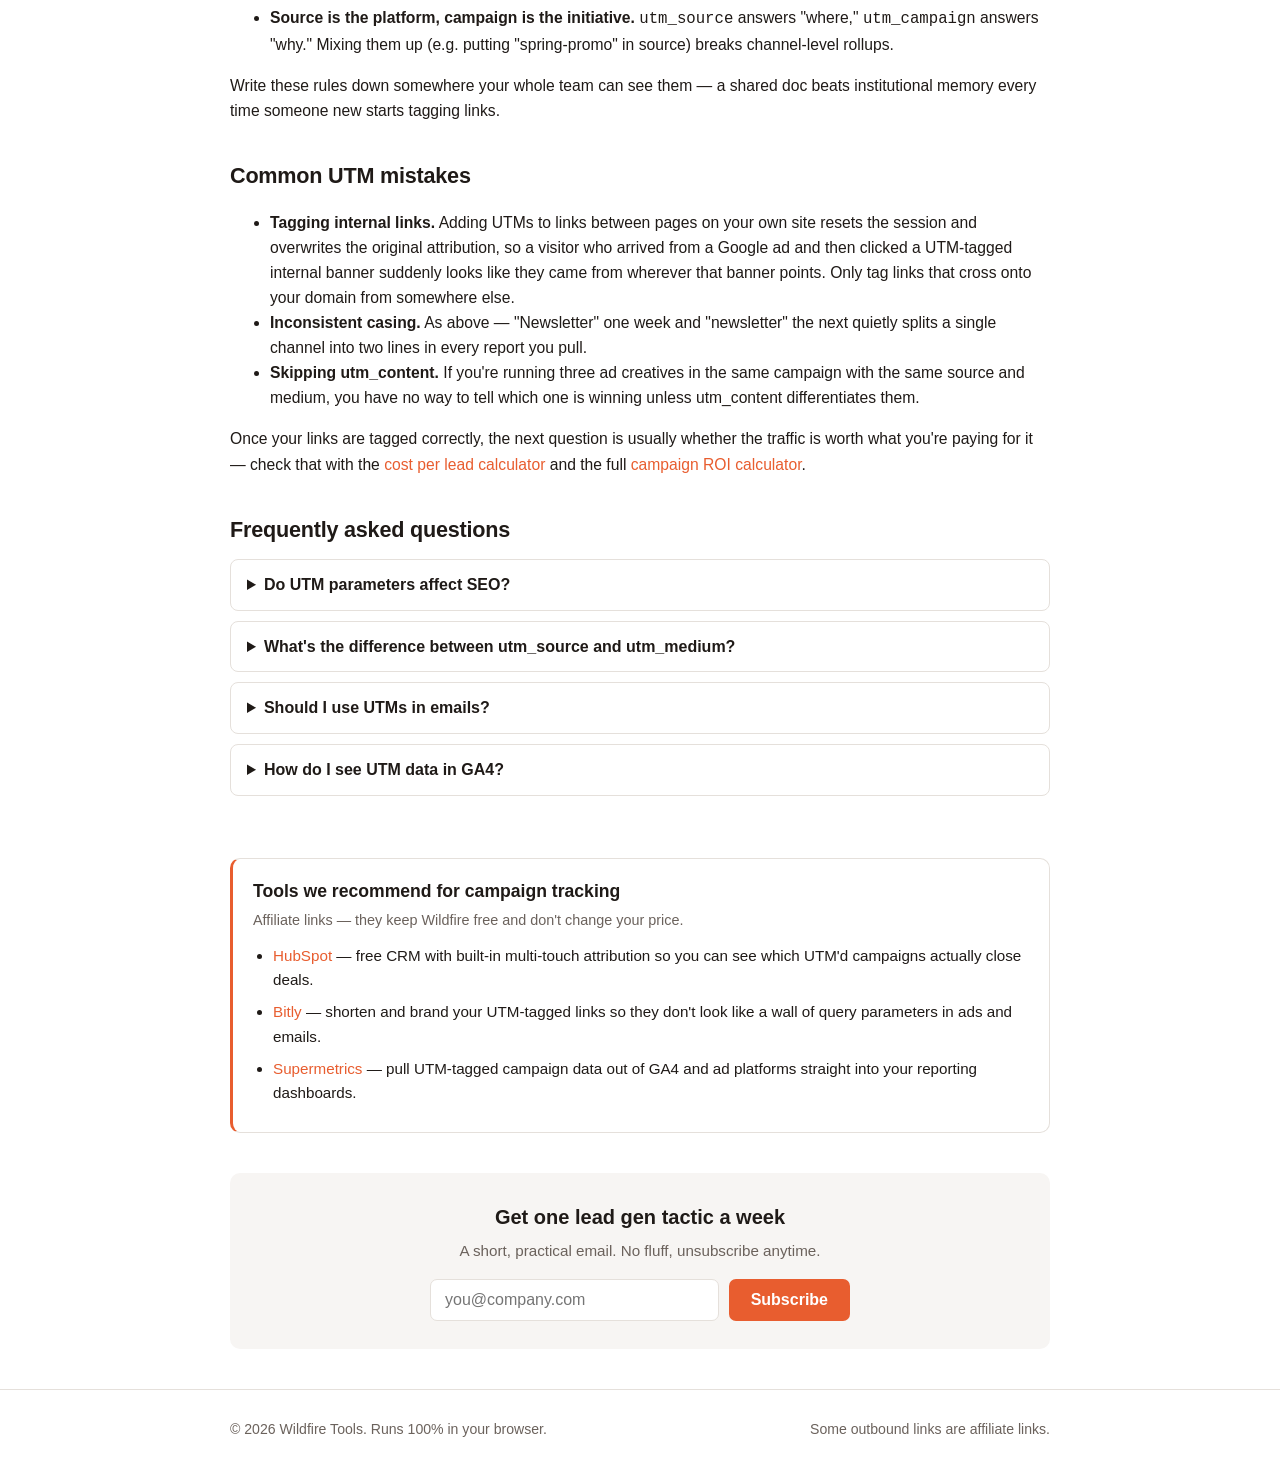
<file: tools/utm-builder.html>
<!DOCTYPE html>
<html lang="en">
<head>
<meta charset="UTF-8">
<meta name="viewport" content="width=device-width, initial-scale=1.0">
<title>UTM Link Builder — Free Campaign Tracking URL Generator</title>
<meta name="description" content="Free UTM link builder. Enter your URL, source, medium, and campaign to generate a clean, consistent tracking link. No signup, works entirely in your browser.">
<link rel="canonical" href="https://bwarner88.github.io/wildfire/tools/utm-builder.html">
<meta property="og:title" content="UTM Link Builder — Free Campaign Tracking URL Generator">
<meta property="og:description" content="Build clean, consistent campaign tracking URLs — and stop wondering where your leads came from. Free, no signup.">
<meta property="og:type" content="website">
<link rel="icon" href="data:image/svg+xml,<svg xmlns='http://www.w3.org/2000/svg' viewBox='0 0 100 100'><text y='.9em' font-size='90'>🔥</text></svg>">
<link rel="stylesheet" href="../styles.css">
<script type="application/ld+json">
{
  "@context": "https://schema.org",
  "@type": "WebApplication",
  "name": "UTM Link Builder",
  "url": "https://bwarner88.github.io/wildfire/tools/utm-builder.html",
  "applicationCategory": "BusinessApplication",
  "operatingSystem": "Any",
  "offers": { "@type": "Offer", "price": "0", "priceCurrency": "USD" },
  "description": "Free tool for building clean, consistent UTM-tagged campaign tracking URLs."
}
</script>
</head>
<body>

<nav class="nav">
  <div class="nav-inner">
    <a class="brand" href="../index.html"><span class="flame">🔥</span> Wildfire</a>
    <div class="nav-links">
      <a href="cpl-calculator.html">CPL</a>
      <a href="lead-value-calculator.html">Lead Value</a>
      <a href="roi-calculator.html">ROI</a>
      <a href="ab-test-calculator.html">A/B Test</a>
      <a href="utm-builder.html">UTM</a>
      <a href="subject-line-tester.html">Subject Lines</a>
    </div>
  </div>
</nav>

<div class="wrap">
  <header class="tool-header">
    <h1>UTM Link Builder</h1>
    <p class="lede">Build clean, consistent campaign tracking URLs — and stop wondering where your leads came from.</p>
  </header>

  <section class="calc">
    <div class="calc-grid">
      <div class="field">
        <label for="url">Website URL</label>
        <input type="url" id="url" placeholder="https://example.com/landing-page">
      </div>
      <div class="field">
        <label for="source">Campaign source <span class="hint">— utm_source</span></label>
        <input type="text" id="source" placeholder="google">
      </div>
      <div class="field">
        <label for="medium">Campaign medium <span class="hint">— utm_medium</span></label>
        <input type="text" id="medium" placeholder="cpc">
      </div>
      <div class="field">
        <label for="campaign">Campaign name <span class="hint">— utm_campaign</span></label>
        <input type="text" id="campaign" placeholder="spring-promo">
      </div>
      <div class="field">
        <label for="term">Campaign term <span class="hint">— optional, utm_term</span></label>
        <input type="text" id="term" placeholder="lead+generation+software">
      </div>
      <div class="field">
        <label for="content">Campaign content <span class="hint">— optional, utm_content</span></label>
        <input type="text" id="content" placeholder="header-cta">
      </div>
    </div>

    <div class="field" style="margin-top:16px;">
      <label style="font-weight:400;"><input type="checkbox" id="lowercase" checked style="width:auto; margin-right:6px; vertical-align:middle;">Force lowercase (recommended)</label>
    </div>

    <div style="margin-top:16px; display:flex; gap:10px; flex-wrap:wrap;">
      <button class="btn-secondary" type="button" data-source="google" data-medium="cpc" style="padding:8px 14px; font-size:0.88rem;">Google Ads</button>
      <button class="btn-secondary" type="button" data-source="facebook" data-medium="paid-social" style="padding:8px 14px; font-size:0.88rem;">Facebook Ads</button>
      <button class="btn-secondary" type="button" data-source="linkedin" data-medium="paid-social" style="padding:8px 14px; font-size:0.88rem;">LinkedIn</button>
      <button class="btn-secondary" type="button" data-source="newsletter" data-medium="email" style="padding:8px 14px; font-size:0.88rem;">Email newsletter</button>
    </div>

    <div class="results" id="results">
      <div class="field">
        <label for="output">Your tracking URL</label>
        <textarea id="output" rows="3" readonly placeholder="Enter a website URL above"></textarea>
      </div>
      <div style="margin-top:12px;">
        <button class="btn" type="button" id="copyBtn">Copy URL</button>
      </div>
    </div>
  </section>

  <article class="content">
    <h2>What are UTM parameters?</h2>
    <p>UTM parameters are small tags you add to the end of a URL that tell your analytics platform exactly where a visitor came from. "UTM" stands for Urchin Tracking Module — a leftover name from the analytics company Google acquired in 2005 — but all that matters today is that every major analytics tool (Google Analytics, HubSpot, Mixpanel, your CRM) reads these five tags the same way. Without them, a click from a Facebook ad and a click from an organic Facebook post both show up as "facebook.com" in your reports, and you can't tell which one is actually generating pipeline.</p>

    <div class="table-scroll">
      <table>
        <thead><tr><th>Parameter</th><th>What it means</th><th>Example</th></tr></thead>
        <tbody>
          <tr><td>utm_source</td><td>The platform or publisher sending the traffic</td><td>google, facebook, newsletter</td></tr>
          <tr><td>utm_medium</td><td>The marketing channel or delivery method</td><td>cpc, email, paid-social</td></tr>
          <tr><td>utm_campaign</td><td>The specific initiative or promotion</td><td>spring-promo, webinar-q3</td></tr>
          <tr><td>utm_term</td><td>The paid keyword being targeted (search ads)</td><td>lead+generation+software</td></tr>
          <tr><td>utm_content</td><td>Differentiates similar links or creatives in the same campaign</td><td>header-cta, sidebar-banner</td></tr>
        </tbody>
      </table>
    </div>

    <h2>UTM naming conventions that keep your data clean</h2>
    <p>UTMs only pay off if the data stays consistent, and consistency is a discipline problem, not a tooling problem. A few rules prevent almost every headache:</p>
    <ul>
      <li><strong>Lowercase everything.</strong> Most analytics tools treat <code>Google</code> and <code>google</code> as two different sources, silently splitting one channel into two rows in every report.</li>
      <li><strong>Use dashes, not spaces.</strong> Spaces get URL-encoded into <code>%20</code> or <code>+</code>, which is ugly in a link and inconsistent across tools. This builder converts spaces to underscores automatically.</li>
      <li><strong>Agree on a fixed medium vocabulary.</strong> Pick a short, closed list — <code>cpc</code>, <code>email</code>, <code>paid-social</code>, <code>organic-social</code>, <code>referral</code> — and never deviate. A medium field with fifteen variants of "social" is unreportable.</li>
      <li><strong>Source is the platform, campaign is the initiative.</strong> <code>utm_source</code> answers "where," <code>utm_campaign</code> answers "why." Mixing them up (e.g. putting "spring-promo" in source) breaks channel-level rollups.</li>
    </ul>
    <p>Write these rules down somewhere your whole team can see them — a shared doc beats institutional memory every time someone new starts tagging links.</p>

    <h2>Common UTM mistakes</h2>
    <ul>
      <li><strong>Tagging internal links.</strong> Adding UTMs to links between pages on your own site resets the session and overwrites the original attribution, so a visitor who arrived from a Google ad and then clicked a UTM-tagged internal banner suddenly looks like they came from wherever that banner points. Only tag links that cross onto your domain from somewhere else.</li>
      <li><strong>Inconsistent casing.</strong> As above — "Newsletter" one week and "newsletter" the next quietly splits a single channel into two lines in every report you pull.</li>
      <li><strong>Skipping utm_content.</strong> If you're running three ad creatives in the same campaign with the same source and medium, you have no way to tell which one is winning unless utm_content differentiates them.</li>
    </ul>
    <p>Once your links are tagged correctly, the next question is usually whether the traffic is worth what you're paying for it — check that with the <a href="cpl-calculator.html">cost per lead calculator</a> and the full <a href="roi-calculator.html">campaign ROI calculator</a>.</p>

    <h2>Frequently asked questions</h2>
    <details>
      <summary>Do UTM parameters affect SEO?</summary>
      <p>No. UTM parameters don't change page content or ranking signals, and search engines like Google generally canonicalize the tagged URL back to the clean version. That said, avoid using UTM-tagged links as your primary internal navigation or in content you want indexed — keep them for external, trackable links only.</p>
    </details>
    <details>
      <summary>What's the difference between utm_source and utm_medium?</summary>
      <p>Source is where the click came from — a specific platform or publisher, like "google" or "newsletter." Medium is the type of channel that platform represents, like "cpc" or "email." The same source can have different mediums: "google" traffic might be utm_medium=cpc (an ad) or utm_medium=organic (unpaid search, though this is usually tracked automatically rather than tagged).</p>
    </details>
    <details>
      <summary>Should I use UTMs in emails?</summary>
      <p>Yes — email is one of the highest-value places to tag, since most email platforms won't tell your analytics tool anything about the click otherwise. Use utm_source for your list or platform (e.g. "newsletter"), utm_medium=email, utm_campaign for the specific send, and utm_content to split test different links within the same email.</p>
    </details>
    <details>
      <summary>How do I see UTM data in GA4?</summary>
      <p>In GA4, go to Reports → Acquisition → Traffic acquisition and look at the "Session source / medium" or "Session campaign" dimensions, or build a custom exploration filtered by utm_content or utm_term for finer detail. Data typically appears within a few hours of the first tagged click coming through.</p>
    </details>
  </article>

  <aside class="rec-box">
    <h2>Tools we recommend for campaign tracking</h2>
    <p>Affiliate links — they keep Wildfire free and don't change your price.</p>
    <ul>
      <!-- TODO: replace # with your affiliate links (see README monetization section) -->
      <li><a href="#" rel="sponsored nofollow">HubSpot</a> — free CRM with built-in multi-touch attribution so you can see which UTM'd campaigns actually close deals.</li>
      <li><a href="#" rel="sponsored nofollow">Bitly</a> — shorten and brand your UTM-tagged links so they don't look like a wall of query parameters in ads and emails.</li>
      <li><a href="#" rel="sponsored nofollow">Supermetrics</a> — pull UTM-tagged campaign data out of GA4 and ad platforms straight into your reporting dashboards.</li>
    </ul>
  </aside>

  <section class="subscribe">
    <h2>Get one lead gen tactic a week</h2>
    <p>A short, practical email. No fluff, unsubscribe anytime.</p>
    <!-- TODO: point action at your Buttondown/ConvertKit form URL (see README) -->
    <form action="#" method="post" onsubmit="alert('Hook this form up to your email provider — see README.'); return false;">
      <input type="email" name="email" placeholder="you@company.com" required>
      <button class="btn" type="submit">Subscribe</button>
    </form>
  </section>
</div>

<footer>
  <div class="wrap">
    <span>© 2026 <a href="../index.html">Wildfire Tools</a>. Runs 100% in your browser.</span>
    <span>Some outbound links are affiliate links.</span>
  </div>
</footer>

<script>
(function () {
  var $ = function (id) { return document.getElementById(id); };

  function cleanValue(raw, lower) {
    var v = (raw || '').trim();
    if (!v) return '';
    if (lower) v = v.toLowerCase();
    v = v.replace(/\s+/g, '_');
    return v;
  }

  function build() {
    var base = $('url').value.trim();
    var output = $('output');

    if (!base) {
      output.value = '';
      return;
    }

    var lower = $('lowercase').checked;
    var pairs = [
      ['utm_source', $('source').value],
      ['utm_medium', $('medium').value],
      ['utm_campaign', $('campaign').value],
      ['utm_term', $('term').value],
      ['utm_content', $('content').value]
    ];

    var parts = [];
    for (var i = 0; i < pairs.length; i++) {
      var v = cleanValue(pairs[i][1], lower);
      if (v) parts.push(pairs[i][0] + '=' + encodeURIComponent(v));
    }

    if (!parts.length) {
      output.value = base;
      return;
    }

    var hasQuery = base.indexOf('?') !== -1;
    var endsWithSep = /[?&]$/.test(base);
    var sep = endsWithSep ? '' : (hasQuery ? '&' : '?');

    output.value = base + sep + parts.join('&');
  }

  function applyPreset(source, medium) {
    $('source').value = source;
    $('medium').value = medium;
    build();
  }

  ['url', 'source', 'medium', 'campaign', 'term', 'content', 'lowercase'].forEach(function (id) {
    $(id).addEventListener('input', build);
  });

  var presetButtons = document.querySelectorAll('[data-source][data-medium]');
  for (var i = 0; i < presetButtons.length; i++) {
    presetButtons[i].addEventListener('click', function () {
      applyPreset(this.getAttribute('data-source'), this.getAttribute('data-medium'));
    });
  }

  $('copyBtn').addEventListener('click', function () {
    var output = $('output');
    if (!output.value) return;
    var btn = this;
    var original = btn.textContent;

    function showCopied() {
      btn.textContent = 'Copied ✓';
      setTimeout(function () { btn.textContent = original; }, 1500);
    }

    function fallbackCopy() {
      output.focus();
      output.select();
      try {
        document.execCommand('copy');
        showCopied();
      } catch (e) { /* clipboard unavailable — silently ignore */ }
    }

    if (navigator.clipboard && navigator.clipboard.writeText) {
      navigator.clipboard.writeText(output.value).then(showCopied, fallbackCopy);
    } else {
      fallbackCopy();
    }
  });

  build();
})();
</script>

</body>
</html>
</file>
<file: styles.css>
/* Wildfire — shared design system */
:root {
  --accent: #e85d2f;
  --accent-hover: #d14e22;
  --accent-soft: rgba(232, 93, 47, 0.12);
  --bg: #ffffff;
  --bg-alt: #f7f5f3;
  --card: #ffffff;
  --border: #e5e0db;
  --text: #1f1a17;
  --text-muted: #6b625c;
  --good: #1a7f4e;
  --bad: #c0392b;
  --radius: 10px;
  --shadow: 0 1px 3px rgba(0,0,0,.06), 0 4px 16px rgba(0,0,0,.04);
}
@media (prefers-color-scheme: dark) {
  :root {
    --bg: #17130f;
    --bg-alt: #1f1a15;
    --card: #241e18;
    --border: #38302a;
    --text: #f0eae4;
    --text-muted: #a89d94;
    --good: #4ec98a;
    --bad: #ef7261;
    --accent-soft: rgba(232, 93, 47, 0.18);
    --shadow: 0 1px 3px rgba(0,0,0,.4);
  }
}

* { box-sizing: border-box; }
body {
  margin: 0;
  font-family: -apple-system, BlinkMacSystemFont, "Segoe UI", Roboto, Helvetica, Arial, sans-serif;
  background: var(--bg);
  color: var(--text);
  line-height: 1.6;
  -webkit-font-smoothing: antialiased;
}
a { color: var(--accent); text-decoration: none; }
a:hover { text-decoration: underline; }

.wrap { max-width: 860px; margin: 0 auto; padding: 0 20px; }

/* Nav */
.nav {
  border-bottom: 1px solid var(--border);
  background: var(--bg);
}
.nav-inner {
  max-width: 860px; margin: 0 auto; padding: 14px 20px;
  display: flex; align-items: center; justify-content: space-between; gap: 16px;
}
.brand { font-weight: 800; font-size: 1.15rem; color: var(--text); letter-spacing: -0.02em; }
.brand:hover { text-decoration: none; }
.brand .flame { color: var(--accent); }
.nav-links { display: flex; gap: 18px; font-size: 0.92rem; }
.nav-links a { color: var(--text-muted); }
.nav-links a:hover { color: var(--accent); text-decoration: none; }

/* Hero */
.hero { padding: 56px 0 40px; text-align: center; }
.hero h1 { font-size: 2.3rem; letter-spacing: -0.03em; line-height: 1.15; margin: 0 0 14px; }
.hero p { color: var(--text-muted); font-size: 1.12rem; max-width: 580px; margin: 0 auto; }

/* Tool grid (index) */
.tool-grid {
  display: grid; grid-template-columns: repeat(auto-fill, minmax(250px, 1fr));
  gap: 16px; padding: 24px 0 48px;
}
.tool-card {
  display: block; background: var(--card); border: 1px solid var(--border);
  border-radius: var(--radius); padding: 20px; box-shadow: var(--shadow);
  color: var(--text); transition: border-color .15s, transform .15s;
}
.tool-card:hover { border-color: var(--accent); text-decoration: none; transform: translateY(-2px); }
.tool-card h3 { margin: 0 0 6px; font-size: 1.05rem; }
.tool-card p { margin: 0; color: var(--text-muted); font-size: 0.9rem; }
.tool-card .emoji { font-size: 1.5rem; display: block; margin-bottom: 10px; }

/* Tool page layout */
.tool-header { padding: 40px 0 8px; }
.tool-header h1 { font-size: 1.9rem; letter-spacing: -0.02em; margin: 0 0 10px; }
.tool-header .lede { color: var(--text-muted); font-size: 1.05rem; margin: 0 0 24px; max-width: 640px; }

.calc {
  background: var(--card); border: 1px solid var(--border); border-radius: var(--radius);
  padding: 24px; box-shadow: var(--shadow); margin-bottom: 32px;
}
.calc-grid { display: grid; grid-template-columns: repeat(auto-fit, minmax(210px, 1fr)); gap: 16px; }
.field label { display: block; font-size: 0.85rem; font-weight: 600; margin-bottom: 5px; }
.field .hint { font-weight: 400; color: var(--text-muted); }
.field input, .field select {
  width: 100%; padding: 10px 12px; font-size: 1rem; border-radius: 7px;
  border: 1px solid var(--border); background: var(--bg); color: var(--text);
}
.field input:focus, .field select:focus { outline: 2px solid var(--accent); outline-offset: -1px; border-color: var(--accent); }
textarea {
  width: 100%; padding: 10px 12px; font-size: 1rem; border-radius: 7px;
  border: 1px solid var(--border); background: var(--bg); color: var(--text);
  font-family: inherit; resize: vertical;
}
textarea:focus { outline: 2px solid var(--accent); outline-offset: -1px; }

.btn {
  display: inline-block; background: var(--accent); color: #fff; border: none; cursor: pointer;
  padding: 11px 22px; font-size: 1rem; font-weight: 600; border-radius: 7px;
}
.btn:hover { background: var(--accent-hover); }
.btn-secondary { background: transparent; color: var(--accent); border: 1px solid var(--accent); }
.btn-secondary:hover { background: var(--accent-soft); }

/* Results */
.results { margin-top: 22px; padding-top: 20px; border-top: 1px solid var(--border); }
.result-row { display: grid; grid-template-columns: repeat(auto-fit, minmax(160px, 1fr)); gap: 14px; }
.stat {
  background: var(--bg-alt); border-radius: 8px; padding: 14px 16px;
}
.stat .label { font-size: 0.78rem; text-transform: uppercase; letter-spacing: 0.05em; color: var(--text-muted); }
.stat .value { font-size: 1.6rem; font-weight: 800; letter-spacing: -0.02em; }
.stat .value.good { color: var(--good); }
.stat .value.bad { color: var(--bad); }
.stat .sub { font-size: 0.82rem; color: var(--text-muted); }
.verdict { margin-top: 14px; padding: 12px 16px; border-radius: 8px; background: var(--accent-soft); font-size: 0.95rem; }

/* Content / SEO sections */
.content { padding-bottom: 20px; }
.content h2 { font-size: 1.35rem; letter-spacing: -0.01em; margin: 36px 0 12px; }
.content h3 { font-size: 1.05rem; margin: 24px 0 8px; }
.content p, .content li { color: var(--text); font-size: 0.98rem; }
.content table { width: 100%; border-collapse: collapse; font-size: 0.92rem; margin: 16px 0; }
.content th, .content td { text-align: left; padding: 9px 12px; border-bottom: 1px solid var(--border); }
.content th { font-size: 0.8rem; text-transform: uppercase; letter-spacing: 0.04em; color: var(--text-muted); }
.table-scroll { overflow-x: auto; }

/* FAQ */
details {
  border: 1px solid var(--border); border-radius: 8px; padding: 12px 16px; margin-bottom: 10px;
  background: var(--card);
}
details summary { font-weight: 600; cursor: pointer; }
details p { margin: 10px 0 4px; color: var(--text-muted); }

/* Recommended tools / affiliate box */
.rec-box {
  border: 1px solid var(--border); border-left: 3px solid var(--accent);
  border-radius: var(--radius); padding: 18px 20px; margin: 32px 0; background: var(--card);
}
.rec-box h2 { margin: 0 0 4px; font-size: 1.1rem; }
.rec-box > p { margin: 0 0 12px; color: var(--text-muted); font-size: 0.9rem; }
.rec-box ul { margin: 0; padding-left: 20px; }
.rec-box li { margin-bottom: 8px; font-size: 0.95rem; }

/* Email capture */
.subscribe {
  background: var(--bg-alt); border-radius: var(--radius); padding: 28px;
  text-align: center; margin: 40px 0;
}
.subscribe h2 { margin: 0 0 6px; font-size: 1.25rem; }
.subscribe p { color: var(--text-muted); margin: 0 0 16px; font-size: 0.95rem; }
.subscribe form { display: flex; gap: 10px; max-width: 420px; margin: 0 auto; flex-wrap: wrap; justify-content: center; }
.subscribe input[type=email] {
  flex: 1; min-width: 220px; padding: 11px 14px; font-size: 1rem;
  border-radius: 7px; border: 1px solid var(--border); background: var(--bg); color: var(--text);
}

/* Footer */
footer {
  border-top: 1px solid var(--border); margin-top: 24px;
  padding: 28px 0 40px; color: var(--text-muted); font-size: 0.88rem;
}
footer .wrap { display: flex; justify-content: space-between; flex-wrap: wrap; gap: 12px; }
footer a { color: var(--text-muted); }

@media (max-width: 600px) {
  .hero h1 { font-size: 1.75rem; }
  .nav-links { display: none; }
}
</file>
